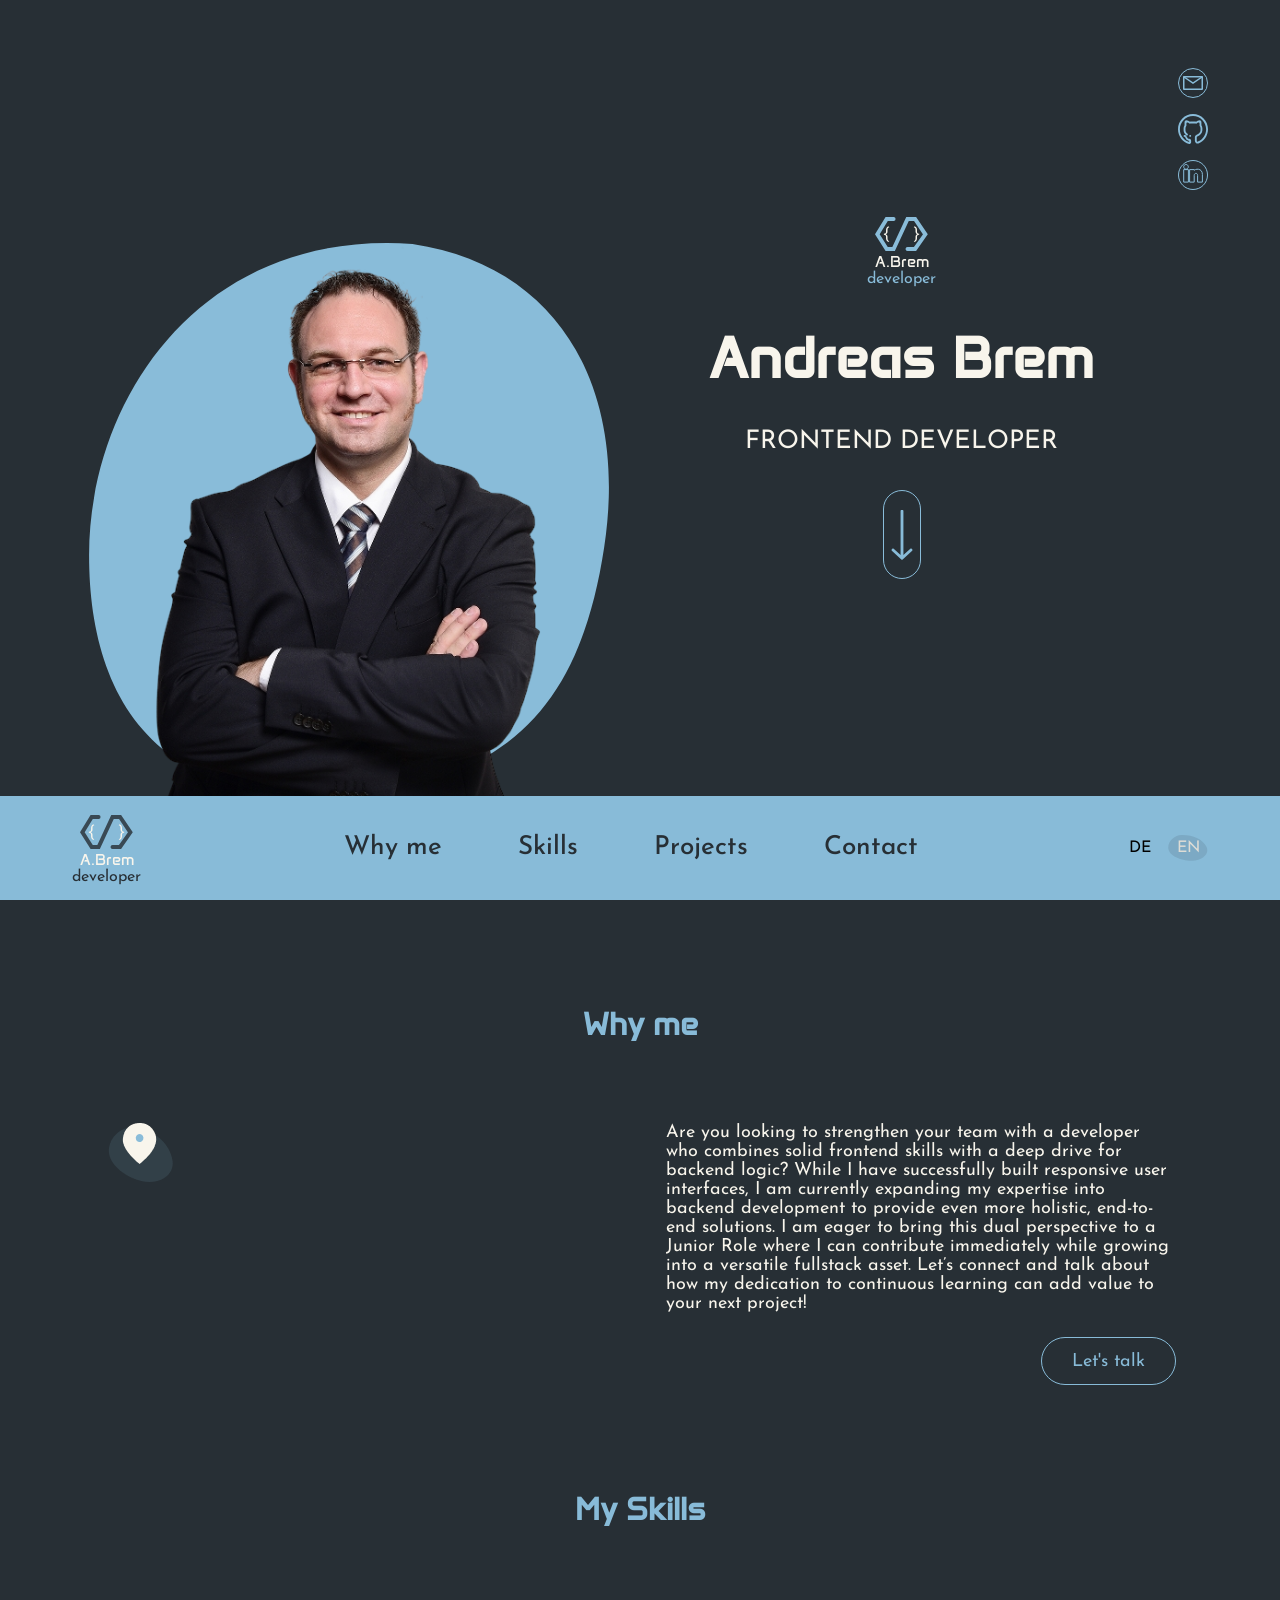
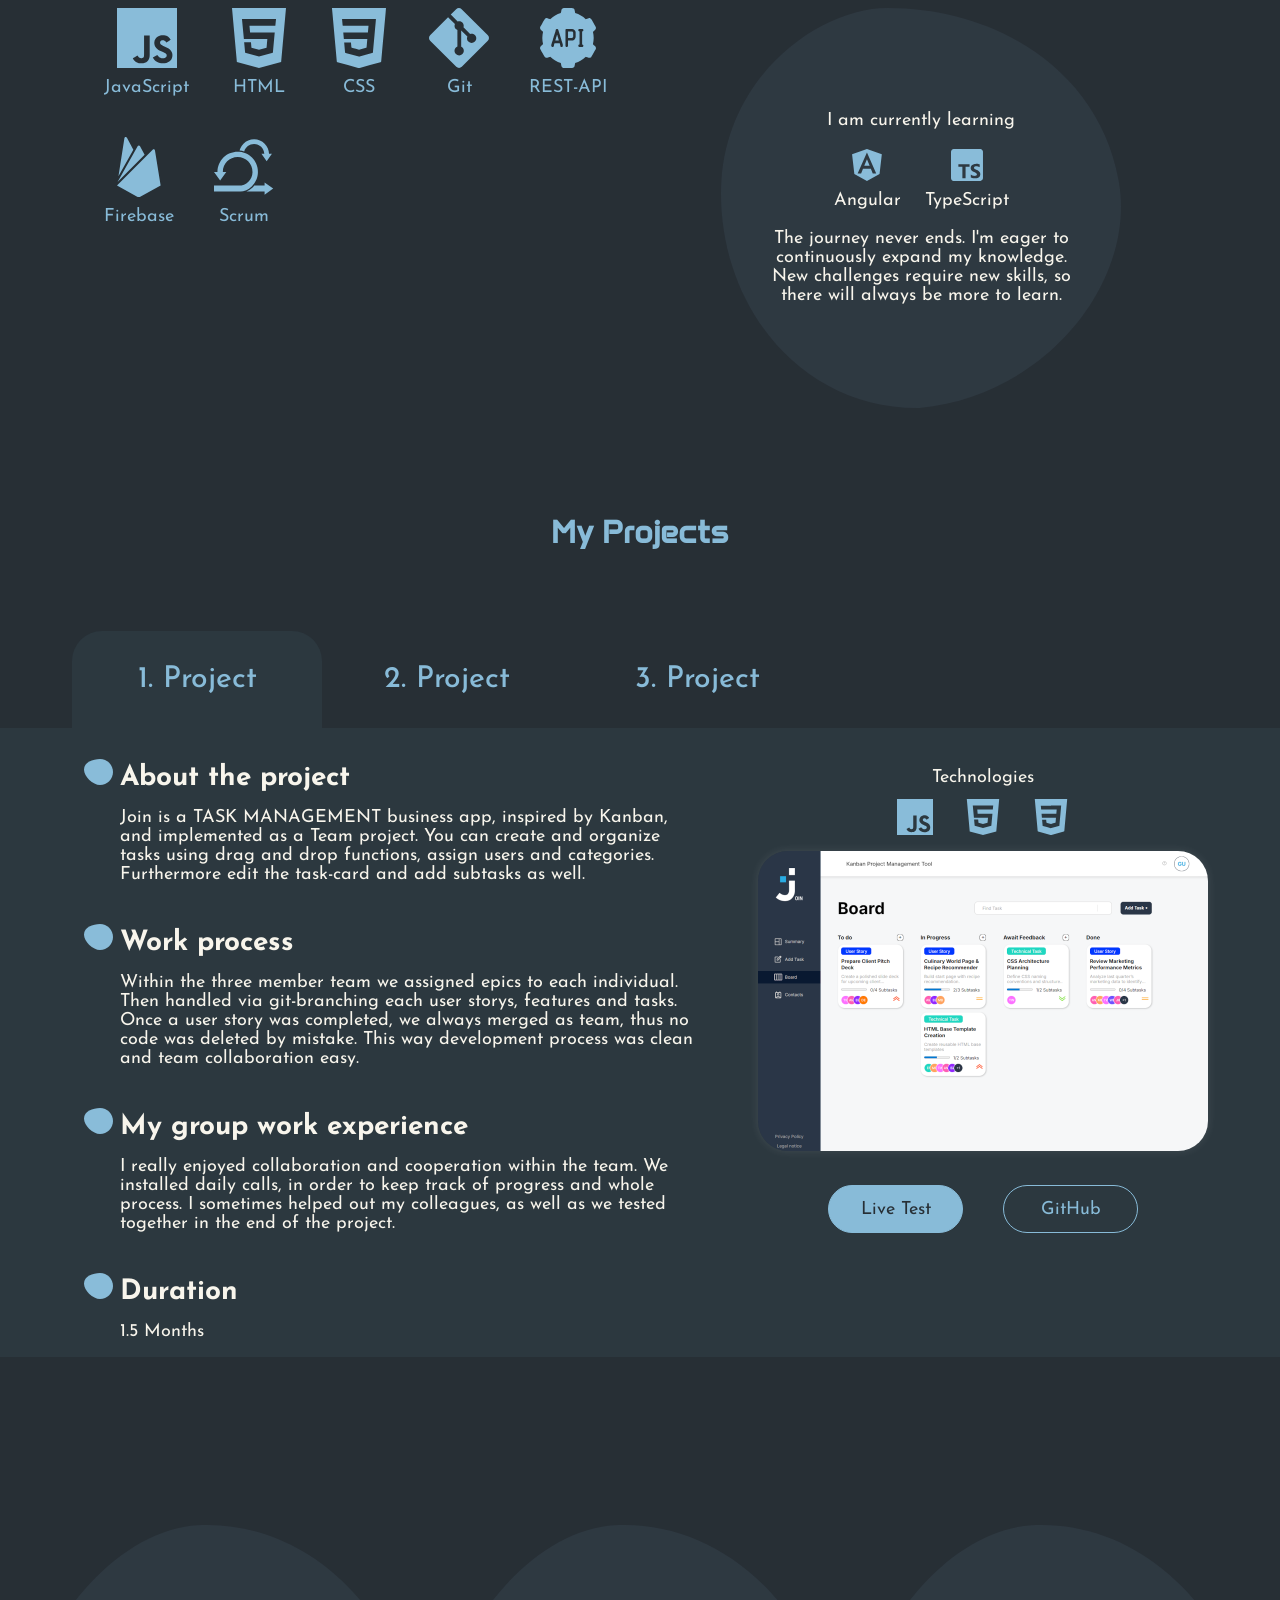
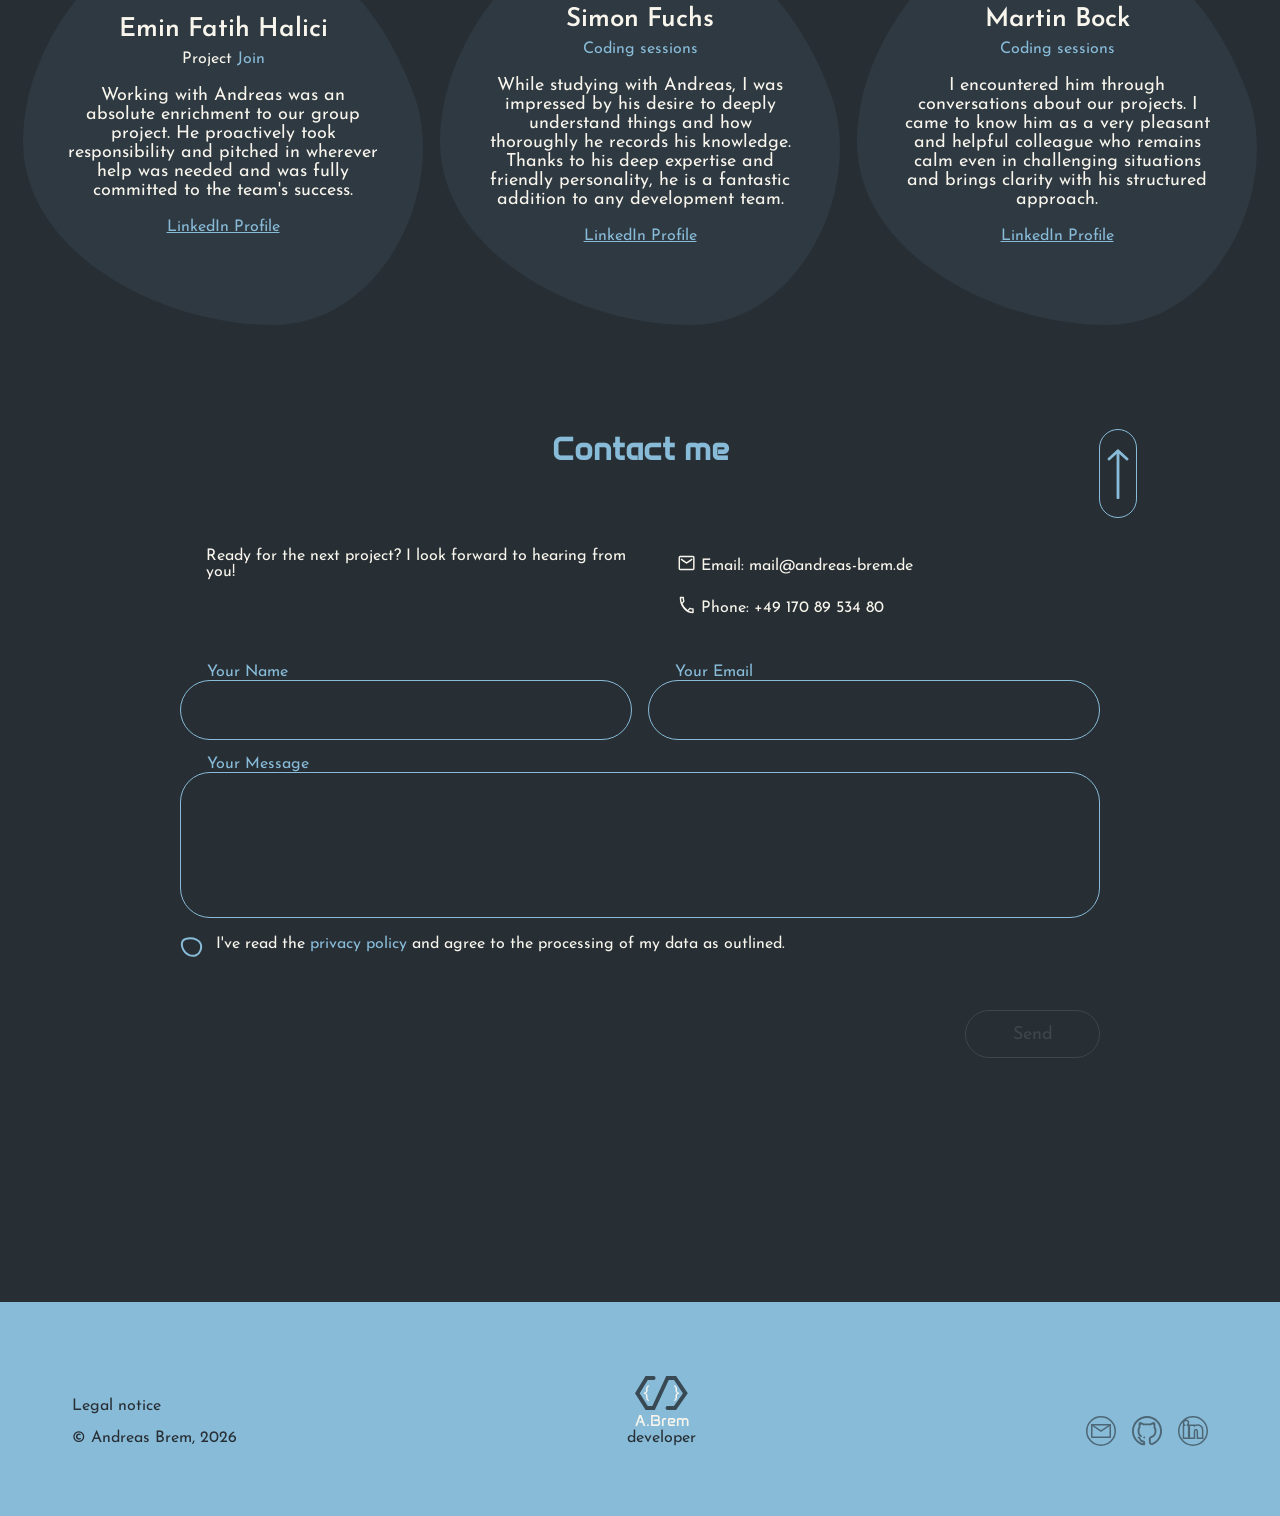
<file: index.html>
<!DOCTYPE html>
<html lang="en">

<head>
    <meta charset="UTF-8">
    <meta name="viewport" content="width=device-width, initial-scale=1.0">

    <link rel="icon" href="./assets/logo/logo_hero.svg" type="image/svg">
    <title>Andreas Brem</title>

    <link rel="stylesheet" href="./style.css">
    <link rel="stylesheet" href="./styles/fonts.css">
    <link rel="stylesheet" href="./styles/media.css">

    <script src="./scripts/templates.js"></script>
    <script src="./scripts/translation.js" defer></script>
    <script src="./scripts/meAnimation.js" defer></script>
    <script src="./script.js" defer></script>
    <script src="https://flackr.github.io/scroll-timeline/dist/scroll-timeline.js"></script>

</head>

<body onload="init()">
    <div class="content-wrapper">
        <header class="hero-height" id="header">
            <section id="mobileHeroTopSection" class="hero-mobile-top" aria-label="Mobile Header">
                <a id="mobileHeroTopLink" href="#header" aria-label="Go to top of the page" aria-labelledby="header">
                    <div class="hero-logo-mobile">
                        <svg aria-label="Andreas Brem Logo" width="53" height="38" viewBox="0 0 53 38" fill="none"
                            xmlns="http://www.w3.org/2000/svg" aria-hidden="true">
                            <path
                                d="M14 27.8594C13.4948 27.8438 13.0573 27.7266 12.6875 27.5078C12.3177 27.2891 12.0104 27 11.7656 26.6406C11.5312 26.2969 11.3542 25.9115 11.2344 25.4844C11.1146 25.0625 11.0547 24.6432 11.0547 24.2266V22.9062C11.0547 22.1562 10.875 21.612 10.5156 21.2734C10.1615 20.9349 9.61719 20.763 8.88281 20.7578V19.625C9.61719 19.625 10.1615 19.4583 10.5156 19.125C10.875 18.7865 11.0547 18.2396 11.0547 17.4844V16.1562C11.0547 15.7344 11.1094 15.3047 11.2188 14.8672C11.3333 14.4245 11.513 14.0286 11.7578 13.6797C11.987 13.3464 12.2865 13.0755 12.6562 12.8672C13.026 12.6536 13.474 12.5391 14 12.5234L14.1641 13.4219C13.7891 13.4323 13.4896 13.5208 13.2656 13.6875C13.0469 13.8542 12.8828 14.0651 12.7734 14.3203C12.6589 14.5807 12.5859 14.8724 12.5547 15.1953C12.5234 15.5182 12.5078 15.8385 12.5078 16.1562V17.4844C12.5078 18.1094 12.362 18.6589 12.0703 19.1328C11.7839 19.6016 11.3385 19.9583 10.7344 20.2031C11.3385 20.4427 11.7839 20.7995 12.0703 21.2734C12.3568 21.7422 12.5026 22.2865 12.5078 22.9062V24.2266C12.5078 24.5495 12.5339 24.8698 12.5859 25.1875C12.638 25.5104 12.7292 25.7995 12.8594 26.0547C12.9844 26.3151 13.151 26.5286 13.3594 26.6953C13.5729 26.862 13.8411 26.9505 14.1641 26.9609L14 27.8594Z"
                                fill="#F8F5EC" />
                            <path
                                d="M38.8828 26.9609C39.2005 26.9505 39.4661 26.862 39.6797 26.6953C39.8932 26.5286 40.0651 26.3151 40.1953 26.0547C40.3203 25.7995 40.4089 25.5104 40.4609 25.1875C40.5182 24.8698 40.5469 24.5495 40.5469 24.2266V22.9062C40.5469 22.4948 40.6068 22.1146 40.7266 21.7656C40.8516 21.4167 41.0417 21.1146 41.2969 20.8594C41.4323 20.724 41.5833 20.6016 41.75 20.4922C41.9219 20.3828 42.1094 20.2865 42.3125 20.2031C42.1042 20.1198 41.9115 20.0208 41.7344 19.9062C41.5625 19.7917 41.4115 19.6641 41.2812 19.5234C41.0312 19.263 40.8464 18.9609 40.7266 18.6172C40.6068 18.2682 40.5469 17.8906 40.5469 17.4844V16.1562C40.5469 15.8385 40.5286 15.5182 40.4922 15.1953C40.4609 14.8724 40.3906 14.5807 40.2812 14.3203C40.1667 14.0651 40 13.8542 39.7812 13.6875C39.5625 13.5208 39.2656 13.4323 38.8906 13.4219L39.0469 12.5234C39.5521 12.5391 39.9844 12.6458 40.3438 12.8438C40.7083 13.0417 41.0078 13.2995 41.2422 13.6172C41.5078 13.9766 41.6979 14.3802 41.8125 14.8281C41.9323 15.276 41.9922 15.7188 41.9922 16.1562V17.4844C41.9922 17.7969 42.0208 18.0729 42.0781 18.3125C42.1406 18.5469 42.2318 18.75 42.3516 18.9219C42.5234 19.1667 42.7604 19.3464 43.0625 19.4609C43.3698 19.5703 43.737 19.625 44.1641 19.625V20.7578C43.7891 20.763 43.4609 20.8099 43.1797 20.8984C42.9036 20.9818 42.6771 21.1146 42.5 21.2969C42.3281 21.474 42.2005 21.6953 42.1172 21.9609C42.0339 22.2266 41.9922 22.5417 41.9922 22.9062V24.2266C41.9922 24.6432 41.9349 25.0625 41.8203 25.4844C41.7057 25.9115 41.5286 26.2995 41.2891 26.6484C41.0443 26.9974 40.737 27.2839 40.3672 27.5078C39.9974 27.7318 39.5573 27.849 39.0469 27.8594L38.8828 26.9609Z"
                                fill="#F8F5EC" />
                            <path transform
                                d="M32.5339 35H40.0507L50.3594 20.3285L40.0507 5H32.5339L18.5741 35H11.7017L2.35938 20.3285L11.7017 5H18.5741"
                                stroke="#89BCD9" stroke-width="4" stroke-linecap="round" />
                        </svg>
                        <p class="logo-anta">A.Brem</p>
                        <p class="logo-josefin color-lightblue">developer</p>
                    </div>
                </a>
                <div id="burgerMenu" class="burger-menu" onclick="toggleMobileMenu('burgerMenu')" tabindex="0"
                    onkeydown="handleKeydownEnterSpace(event, this)" data-action="toggleMobileMenu('burgerMenu')"
                    role="button" aria-label="toggle mobile menu" aria-controls="mobileNavMenu" aria-expanded="false">
                    <div class="burger-stripe burger-top"></div>
                    <div class="burger-stripe burger-middle"></div>
                    <div class="burger-stripe burger-bottom"></div>
                </div>
            </section>
            <section class="hero-layout">
                <article class="hero-layout-left">
                    <div id="flipCard" class="flip-card">
                        <div class="flip-card-inner">
                            <div class="hero-image-shape-container-front">
                                <img class="hero-image" src="./assets/img/andreas_brem_without_bg.png"
                                    alt="Developer Andreas Brem">
                            </div>
                            <div class="hero-image-shape-container-back">
                                <nav id="mobileNavMenu" class="mobile-link-section" aria-label="Mobile Navigation">
                                    <a id="mobileNavLinkMe" href="#me" tabindex="-1" class="mobile-nav-links"
                                        aria-label="Go to me section" aria-labelledby="me"
                                        onclick="toggleClassActive(event, 'mobile-nav-links')">
                                        Why me
                                    </a>
                                    <a id="mobileNavLinkSkills" href="#skills" tabindex="-1"
                                        class="mobile-nav-links" role="button" aria-label="Go to skills section"
                                        aria-labelledby="skills"
                                        onclick="toggleClassActive(event, 'mobile-nav-links')">
                                        Skills
                                    </a>
                                    <a id="mobileNavLinkProjects" href="#projects" tabindex="-1"
                                        class="mobile-nav-links" role="button" aria-label="Go to projects section"
                                        aria-labelledby="projects"
                                        onclick="toggleClassActive(event, 'mobile-nav-links')">
                                        Projects
                                    </a>
                                    <a id="mobileNavLinkContact" href="#contact" tabindex="-1"
                                        class="mobile-nav-links" role="button" aria-label="Send me a message"
                                        aria-labelledby="contact"
                                        onclick="toggleClassActive(event, 'mobile-nav-links')">
                                        Contact
                                    </a>
                                    <article id="mobileLanguage" class="mobile-language"
                                        aria-label="Mobile menu for language selection">
                                        <button id="selectMobileDE" onclick="setLanguage(false)" tabindex="-1"
                                            class="language-mobile-tab"
                                            aria-label="DE switches page to German language">DE</button>
                                        <button id="selectMobileEN" onclick="setLanguage(true)" tabindex="-1"
                                            class="language-mobile-tab"
                                            aria-label="EN switches page to English language">EN</button>
                                    </article>
                                </nav>
                            </div>
                        </div>
                    </div>
                </article>
                <article class="hero-layout-right">
                    <div class="hero-logo">
                        <svg aria-label="Andreas Brem Logo" width="53" height="38" viewBox="0 0 53 38" fill="none"
                            xmlns="http://www.w3.org/2000/svg">
                            <path
                                d="M14 27.8594C13.4948 27.8438 13.0573 27.7266 12.6875 27.5078C12.3177 27.2891 12.0104 27 11.7656 26.6406C11.5312 26.2969 11.3542 25.9115 11.2344 25.4844C11.1146 25.0625 11.0547 24.6432 11.0547 24.2266V22.9062C11.0547 22.1562 10.875 21.612 10.5156 21.2734C10.1615 20.9349 9.61719 20.763 8.88281 20.7578V19.625C9.61719 19.625 10.1615 19.4583 10.5156 19.125C10.875 18.7865 11.0547 18.2396 11.0547 17.4844V16.1562C11.0547 15.7344 11.1094 15.3047 11.2188 14.8672C11.3333 14.4245 11.513 14.0286 11.7578 13.6797C11.987 13.3464 12.2865 13.0755 12.6562 12.8672C13.026 12.6536 13.474 12.5391 14 12.5234L14.1641 13.4219C13.7891 13.4323 13.4896 13.5208 13.2656 13.6875C13.0469 13.8542 12.8828 14.0651 12.7734 14.3203C12.6589 14.5807 12.5859 14.8724 12.5547 15.1953C12.5234 15.5182 12.5078 15.8385 12.5078 16.1562V17.4844C12.5078 18.1094 12.362 18.6589 12.0703 19.1328C11.7839 19.6016 11.3385 19.9583 10.7344 20.2031C11.3385 20.4427 11.7839 20.7995 12.0703 21.2734C12.3568 21.7422 12.5026 22.2865 12.5078 22.9062V24.2266C12.5078 24.5495 12.5339 24.8698 12.5859 25.1875C12.638 25.5104 12.7292 25.7995 12.8594 26.0547C12.9844 26.3151 13.151 26.5286 13.3594 26.6953C13.5729 26.862 13.8411 26.9505 14.1641 26.9609L14 27.8594Z"
                                fill="#F8F5EC" />
                            <path
                                d="M38.8828 26.9609C39.2005 26.9505 39.4661 26.862 39.6797 26.6953C39.8932 26.5286 40.0651 26.3151 40.1953 26.0547C40.3203 25.7995 40.4089 25.5104 40.4609 25.1875C40.5182 24.8698 40.5469 24.5495 40.5469 24.2266V22.9062C40.5469 22.4948 40.6068 22.1146 40.7266 21.7656C40.8516 21.4167 41.0417 21.1146 41.2969 20.8594C41.4323 20.724 41.5833 20.6016 41.75 20.4922C41.9219 20.3828 42.1094 20.2865 42.3125 20.2031C42.1042 20.1198 41.9115 20.0208 41.7344 19.9062C41.5625 19.7917 41.4115 19.6641 41.2812 19.5234C41.0312 19.263 40.8464 18.9609 40.7266 18.6172C40.6068 18.2682 40.5469 17.8906 40.5469 17.4844V16.1562C40.5469 15.8385 40.5286 15.5182 40.4922 15.1953C40.4609 14.8724 40.3906 14.5807 40.2812 14.3203C40.1667 14.0651 40 13.8542 39.7812 13.6875C39.5625 13.5208 39.2656 13.4323 38.8906 13.4219L39.0469 12.5234C39.5521 12.5391 39.9844 12.6458 40.3438 12.8438C40.7083 13.0417 41.0078 13.2995 41.2422 13.6172C41.5078 13.9766 41.6979 14.3802 41.8125 14.8281C41.9323 15.276 41.9922 15.7188 41.9922 16.1562V17.4844C41.9922 17.7969 42.0208 18.0729 42.0781 18.3125C42.1406 18.5469 42.2318 18.75 42.3516 18.9219C42.5234 19.1667 42.7604 19.3464 43.0625 19.4609C43.3698 19.5703 43.737 19.625 44.1641 19.625V20.7578C43.7891 20.763 43.4609 20.8099 43.1797 20.8984C42.9036 20.9818 42.6771 21.1146 42.5 21.2969C42.3281 21.474 42.2005 21.6953 42.1172 21.9609C42.0339 22.2266 41.9922 22.5417 41.9922 22.9062V24.2266C41.9922 24.6432 41.9349 25.0625 41.8203 25.4844C41.7057 25.9115 41.5286 26.2995 41.2891 26.6484C41.0443 26.9974 40.737 27.2839 40.3672 27.5078C39.9974 27.7318 39.5573 27.849 39.0469 27.8594L38.8828 26.9609Z"
                                fill="#F8F5EC" />
                            <path transform
                                d="M32.5339 35H40.0507L50.3594 20.3285L40.0507 5H32.5339L18.5741 35H11.7017L2.35938 20.3285L11.7017 5H18.5741"
                                stroke="#89BCD9" stroke-width="4" stroke-linecap="round" />
                        </svg>
                        <p class="logo-anta">A.Brem</p>
                        <p class="logo-josefin color-lightblue">developer</p>
                    </div>
                    <h1 class="hero-h1">Andreas Brem</h1>
                    <h2 id="heroH2" class="hero-h2">FRONTEND DEVELOPER</h2>
                    <a id="heroBtn" class="hero-btn-down" href="#me" tabindex="0"
                        class="nav-links" role="button" aria-label="Learn more about me" aria-labelledby="me">
                        <svg aria-hidden="true" width="38" height="89" viewBox="0 0 38 89" fill="none"
                            xmlns="http://www.w3.org/2000/svg">
                            <rect x="0.5" y="0.5" width="37" height="88" rx="18.5" stroke="#89BCD9" />
                            <path class="ignore-fill"
                                d="M20.4142 65.0634L27.3265 58.7604C27.7082 58.4123 28.2923 58.4123 28.6741 58.7604L29.1897 59.2306C29.6246 59.6272 29.6246 60.3118 29.1897 60.7084L19.6738 69.3856C19.292 69.7337 18.708 69.7337 18.3262 69.3856L8.81034 60.7084C8.3754 60.3118 8.3754 59.6272 8.81034 59.2306L9.32595 58.7604C9.7077 58.4123 10.2918 58.4123 10.6735 58.7604L17.5858 65.0634L17.5858 21C17.5858 20.4477 18.0335 20 18.5858 20H19.4142C19.9665 20 20.4142 20.4477 20.4142 21L20.4142 65.0634Z" />
                        </svg>
                    </a>
                </article>
                <article class="hero-social-group" aria-label="Social media buttons">
                    <a id="heroSocialEmail" href="#contact"
                        class="btn-social-hero" data-icon="email" role="button" aria-label="Send me a message"
                        aria-labelledby="contact"></a>
                    <a id="heroSocialGit" href="https://github.com/AndreasBremDev" target="_blank"
                        rel="noopener noreferrer" class="btn-social-hero" data-icon="git"
                        aria-label="Visit my GitHub profile"></a>
                    <a id="heroSocialLinkedIn" href="https://www.linkedin.com/in/andreas-brem-473853b4/" target="_blank"
                        rel="noopener noreferrer" class="btn-social-hero" data-icon="linkedin"
                        aria-label="Visit my LinkedIn profile"></a>
                </article>
            </section>
        </header>
    </div>
    <nav class="nav-section">
        <div class="content-wrapper">
            <section class="nav-positioning">
                <article>
                    <a id="heroTopLink" href="#header" aria-label="Go to top of the page" aria-labelledby="header">
                        <div class="logo-main">
                            <svg aria-label="Andreas Brem Logo" width="53" height="38" viewBox="0 0 53 38" fill="none"
                                xmlns="http://www.w3.org/2000/svg">
                                <path
                                    d="M14 27.8594C13.4948 27.8438 13.0573 27.7266 12.6875 27.5078C12.3177 27.2891 12.0104 27 11.7656 26.6406C11.5312 26.2969 11.3542 25.9115 11.2344 25.4844C11.1146 25.0625 11.0547 24.6432 11.0547 24.2266V22.9062C11.0547 22.1562 10.875 21.612 10.5156 21.2734C10.1615 20.9349 9.61719 20.763 8.88281 20.7578V19.625C9.61719 19.625 10.1615 19.4583 10.5156 19.125C10.875 18.7865 11.0547 18.2396 11.0547 17.4844V16.1562C11.0547 15.7344 11.1094 15.3047 11.2188 14.8672C11.3333 14.4245 11.513 14.0286 11.7578 13.6797C11.987 13.3464 12.2865 13.0755 12.6562 12.8672C13.026 12.6536 13.474 12.5391 14 12.5234L14.1641 13.4219C13.7891 13.4323 13.4896 13.5208 13.2656 13.6875C13.0469 13.8542 12.8828 14.0651 12.7734 14.3203C12.6589 14.5807 12.5859 14.8724 12.5547 15.1953C12.5234 15.5182 12.5078 15.8385 12.5078 16.1562V17.4844C12.5078 18.1094 12.362 18.6589 12.0703 19.1328C11.7839 19.6016 11.3385 19.9583 10.7344 20.2031C11.3385 20.4427 11.7839 20.7995 12.0703 21.2734C12.3568 21.7422 12.5026 22.2865 12.5078 22.9062V24.2266C12.5078 24.5495 12.5339 24.8698 12.5859 25.1875C12.638 25.5104 12.7292 25.7995 12.8594 26.0547C12.9844 26.3151 13.151 26.5286 13.3594 26.6953C13.5729 26.862 13.8411 26.9505 14.1641 26.9609L14 27.8594Z"
                                    fill="#F8F5EC" />
                                <path
                                    d="M38.8828 26.9609C39.2005 26.9505 39.4661 26.862 39.6797 26.6953C39.8932 26.5286 40.0651 26.3151 40.1953 26.0547C40.3203 25.7995 40.4089 25.5104 40.4609 25.1875C40.5182 24.8698 40.5469 24.5495 40.5469 24.2266V22.9062C40.5469 22.4948 40.6068 22.1146 40.7266 21.7656C40.8516 21.4167 41.0417 21.1146 41.2969 20.8594C41.4323 20.724 41.5833 20.6016 41.75 20.4922C41.9219 20.3828 42.1094 20.2865 42.3125 20.2031C42.1042 20.1198 41.9115 20.0208 41.7344 19.9062C41.5625 19.7917 41.4115 19.6641 41.2812 19.5234C41.0312 19.263 40.8464 18.9609 40.7266 18.6172C40.6068 18.2682 40.5469 17.8906 40.5469 17.4844V16.1562C40.5469 15.8385 40.5286 15.5182 40.4922 15.1953C40.4609 14.8724 40.3906 14.5807 40.2812 14.3203C40.1667 14.0651 40 13.8542 39.7812 13.6875C39.5625 13.5208 39.2656 13.4323 38.8906 13.4219L39.0469 12.5234C39.5521 12.5391 39.9844 12.6458 40.3438 12.8438C40.7083 13.0417 41.0078 13.2995 41.2422 13.6172C41.5078 13.9766 41.6979 14.3802 41.8125 14.8281C41.9323 15.276 41.9922 15.7188 41.9922 16.1562V17.4844C41.9922 17.7969 42.0208 18.0729 42.0781 18.3125C42.1406 18.5469 42.2318 18.75 42.3516 18.9219C42.5234 19.1667 42.7604 19.3464 43.0625 19.4609C43.3698 19.5703 43.737 19.625 44.1641 19.625V20.7578C43.7891 20.763 43.4609 20.8099 43.1797 20.8984C42.9036 20.9818 42.6771 21.1146 42.5 21.2969C42.3281 21.474 42.2005 21.6953 42.1172 21.9609C42.0339 22.2266 41.9922 22.5417 41.9922 22.9062V24.2266C41.9922 24.6432 41.9349 25.0625 41.8203 25.4844C41.7057 25.9115 41.5286 26.2995 41.2891 26.6484C41.0443 26.9974 40.737 27.2839 40.3672 27.5078C39.9974 27.7318 39.5573 27.849 39.0469 27.8594L38.8828 26.9609Z"
                                    fill="#F8F5EC" />
                                <path
                                    d="M32.5339 35H40.0507L50.3594 20.3285L40.0507 5H32.5339L18.5741 35H11.7017L2.35938 20.3285L11.7017 5H18.5741"
                                    stroke="#262E34" stroke-opacity="0.8" stroke-width="4" stroke-linecap="round" />
                            </svg>
                            <p class="logo-anta">A.Brem</p>
                            <p class="logo-josefin color-dark">developer</p>
                        </div>
                    </a>
                </article>
                <article class="nav-link-section">
                    <a id="navLinkMe" href="#me" class="nav-links" 
                        role="button" aria-label="Learn more about me" aria-labelledby="me"
                        onclick="toggleClassActive(event, 'nav-links')">
                        Why me
                    </a>
                    <a id="navLinkSkills" href="#skills" class="nav-links"
                        role="button" aria-label="Go to skills section" aria-labelledby="skills"
                        onclick="toggleClassActive(event, 'nav-links')">
                        Skills
                    </a>
                    <a id="navLinkProjects" href="#projects" class="nav-links"
                        role="button" aria-label="Go to projects section" aria-labelledby="projects"
                        onclick="toggleClassActive(event, 'nav-links')">
                        Projects
                    </a>
                    <a id="navLinkContact" href="#contact" class="nav-links"
                        role="button" aria-label="Send me a message" aria-labelledby="contact"
                        onclick="toggleClassActive(event, 'nav-links')">
                        Contact
                    </a>
                </article>
                <article class="mobile-language">
                    <button id="selectDE" onclick="setLanguage(false)" class="language-tab"
                        aria-label="DE switches page to German language">DE</button>
                    <button id="selectEN" onclick="setLanguage(true)" class="language-tab"
                        aria-label="EN switches page to English language">EN</button>
                </article>
            </section>
        </div>
    </nav>
    <main>
        <div class="content-wrapper">

            <section id="me" class="me-section">
                <h2 id="sectionMeH2" class="me-h2 scroll-animation-up">Why me</h2>
                <div class="me-boxes">
                    <div id="meInteractive" class="me-interactive" role="region"
                        aria-label="I am located in Munich... and I am open to work hybrid...">
                    </div>

                    <div class="me-text">
                        <p id="sectionMeText">Are you looking to strengthen your team with a developer who combines
                            solid frontend skills with a deep drive for backend logic? While I have successfully built
                            responsive user interfaces, I am currently expanding my expertise into backend development
                            to provide even more holistic, end-to-end solutions. I am eager to bring this dual
                            perspective to a Junior Role where I can contribute immediately while growing into a
                            versatile fullstack asset. Let’s connect and talk about how my dedication to continuous
                            learning can add value to your next project!</p>
                    </div>
                </div>
                <div class="btn-me-contact">
                    <a id="sectionMeBtn" href="#contact" class="btn-standard"
                        role="button" aria-label="Send me a message"
                        aria-labelledby="contact">
                        Let's talk
                    </a>
                </div>
            </section>

            <section id="skills" class="skill-section">
                <h2 id="sectionSkillsH2" class="skill-h2 scroll-animation-up">My Skills</h2>
                <div class="skill-boxes">
                    <div class="skill-icons-section color-lightblue">
                        <div class="skill-icons scroll-animation-reveal" title="JavaScript">
                            <svg class="skill-icons-60" name="javascript" viewBox="0 0 60 60" fill="none"
                                xmlns="http://www.w3.org/2000/svg" aria-label="javascript icon">
                                <path
                                    d="M0 0C20.0135 0 39.9865 0 60 0C60 20.0135 60 40.027 60 60C40.027 60 20.0135 60 0 60C0 39.946 0 19.973 0 0ZM53.6799 31.7623C52.4645 29.5746 50.8035 28.0756 48.4132 27.549C46.7117 27.1438 45.0101 27.1438 43.3086 27.5084C37.7988 28.6428 35.449 35.287 39.0142 39.7029C40.2701 41.2424 41.9311 42.1742 43.6732 42.9845C45.2127 43.7137 46.7927 44.4024 48.3322 45.1722C49.3855 45.6989 49.8312 46.6712 49.7097 47.8461C49.5881 49.0209 48.7778 49.6691 47.765 50.0338C45.4963 50.844 42.8629 50.1148 41.3234 48.2107C40.9993 47.8055 40.6752 47.3599 40.3511 46.9142C38.8116 47.8055 37.3126 48.6563 35.8136 49.5476C36.7454 51.3707 38.0419 52.8292 39.8244 53.8015C42.8629 55.4625 46.0635 55.7056 49.345 54.8953C51.4922 54.3687 53.3153 53.2748 54.4497 51.2897C56.5564 47.5219 55.341 42.8224 51.6138 40.5132C49.9527 39.5003 48.0891 38.8116 46.3471 37.9203C45.4963 37.4747 44.605 37.0695 43.8758 36.5024C42.5793 35.449 42.8224 33.3423 44.2809 32.5321C45.6988 31.7218 47.684 32.208 48.7778 33.6259C49.0209 33.9095 49.183 34.2336 49.4261 34.5577C50.8035 33.6259 52.2215 32.6941 53.6799 31.7623ZM15.8001 50.1553C16.6104 51.8974 17.7853 53.2748 19.4463 54.1661C21.5935 55.341 23.9433 55.5436 26.3336 55.1789C28.4808 54.8548 30.2633 53.8825 31.4382 51.9379C32.4105 50.3174 32.6941 48.5348 32.6941 46.6307C32.6941 40.4727 32.6941 34.3147 32.6941 28.1567C32.6941 27.9946 32.6941 27.792 32.6941 27.5895C30.79 27.5895 28.9669 27.5895 27.0628 27.5895C27.0628 27.8325 27.0628 28.0351 27.0628 28.2782C27.0628 34.3552 27.0628 40.3916 27.0628 46.4686C27.0628 47.0358 27.0223 47.6435 26.9413 48.2107C26.7792 49.1425 26.293 49.8312 25.3612 50.1148C23.6192 50.6415 22.2012 50.1148 21.1884 48.6158C20.9453 48.2107 20.7022 47.8055 20.4186 47.4004C18.8386 48.3322 17.3396 49.2235 15.8001 50.1553Z"
                                    fill="#89BCD9" />
                            </svg>
                            <p class="skill-icons-text">JavaScript</p>
                        </div>
                        <div class="skill-icons scroll-animation-reveal" title="HTML">
                            <svg class="skill-icons-60" name="html5" viewBox="0 0 54 60" fill="none"
                                xmlns="http://www.w3.org/2000/svg" aria-label="html5 icon">
                                <path
                                    d="M27 48.534L40.86 44.766L42.729 24.432H18.078L17.466 17.67H43.344L44.025 11.037H9.975L11.883 31.071H35.343L34.56 39.669L27 41.67L19.44 39.669L18.966 34.137H12.156L13.143 44.769L27 48.534ZM0 0H54L49.131 54L27 60L4.869 54L0 0Z"
                                    fill="#89BCD9" />
                            </svg>
                            <p class="skill-icons-text">HTML</p>
                        </div>
                        <div class="skill-icons scroll-animation-reveal" title="CSS">
                            <svg class="skill-icons-60" name="css3" viewBox="0 0 54 60" fill="none"
                                xmlns="http://www.w3.org/2000/svg" aria-label="css3 icon">
                                <path
                                    d="M0.00479286 0.0105726C0.00479286 0.243169 -0.00599108 0.401758 0.00479286 0.560346C0.414583 4.95854 0.824373 9.35673 1.22338 13.7655C1.78414 20.0033 2.33412 26.2411 2.89489 32.4684C3.53114 39.4674 4.17818 46.4559 4.79286 53.4549C4.836 53.9624 5.01933 54.1844 5.5046 54.3113C12.4063 56.1721 19.2865 58.0434 26.1882 59.8936C26.6519 60.0205 27.2127 60.0416 27.6764 59.9148C34.5997 58.054 41.5122 56.1615 48.4355 54.2902C48.9639 54.1421 49.1472 53.9095 49.1904 53.3809C49.406 50.7378 49.6649 48.0841 49.9021 45.4409C50.3011 41.0639 50.6893 36.6868 51.0883 32.3098C51.552 27.1715 52.0265 22.0438 52.4902 16.9055C52.8353 13.0783 53.202 9.26157 53.5471 5.4343C53.7088 3.63696 53.849 1.83963 54 0H0.00479286V0.0105726ZM43.5827 15.2774C43.2268 19.1469 42.871 23.0271 42.5151 26.8966C42.1053 31.3477 41.6955 35.7987 41.2857 40.2392C41.1671 41.5185 40.9946 42.7978 40.9622 44.0876C40.9406 44.7748 40.6387 44.9546 40.0564 45.1132C35.8938 46.2127 31.7419 47.344 27.5901 48.4647C27.4068 48.5175 27.2343 48.581 27.0509 48.6338C26.9862 48.6021 26.9215 48.581 26.846 48.5492C22.403 47.3651 17.9601 46.1704 13.5171 44.9651C13.3337 44.9123 13.0965 44.6268 13.0749 44.4259C12.7622 41.1273 12.4818 37.8287 12.1799 34.4666H18.963C19.0816 35.7882 19.211 37.1309 19.3188 38.4842C19.4159 39.7317 19.4051 39.7317 20.6021 40.0489C22.7481 40.6092 24.9049 41.159 27.0509 41.7088L27.0294 41.6559C29.3803 41.0427 31.7312 40.4401 34.0821 39.7846C34.2977 39.7212 34.5458 39.3828 34.5781 39.1502C34.7183 38.1353 34.7938 37.1097 34.8801 36.0948C35.0203 34.456 35.1604 32.8173 35.3114 31.1045H27.0294L27.0509 31.0622C26.997 31.0622 26.9323 31.0622 26.8784 31.0622H11.8671C11.6622 28.8737 11.4681 26.7063 11.2632 24.4755H26.8892C26.9431 24.4755 27.0078 24.4755 27.0617 24.4755L27.0401 24.4332H35.9153C36.1202 22.1601 36.3251 19.9399 36.53 17.6773H27.0294L27.0509 17.635C26.997 17.635 26.9323 17.635 26.8784 17.635C21.5619 17.6456 16.2454 17.6456 10.9289 17.6562C10.8534 17.6562 10.778 17.6245 10.6378 17.5822C10.4436 15.4254 10.2388 13.2686 10.0446 11.0483H26.8784C26.9323 11.0483 26.997 11.0483 27.0509 11.0483L27.0294 11.006H43.9386C43.82 12.4862 43.7013 13.8818 43.5827 15.2774Z"
                                    fill="#89BCD9" />
                            </svg>
                            <p class="skill-icons-text">CSS</p>
                        </div>
                        <div class="skill-icons scroll-animation-reveal" title="Git">
                            <svg class="skill-icons-60" name="git" viewBox="0 0 60 60" fill="none"
                                xmlns="http://www.w3.org/2000/svg" aria-label="git icon">
                                <path
                                    d="M58.8744 27.3573L32.6427 1.12561C31.1419 -0.375204 28.6623 -0.375204 27.1615 1.12561L21.7455 6.5416L28.6623 13.4584C30.2936 12.9364 32.1207 13.2626 33.3605 14.5677C34.6656 15.8728 34.9918 17.6998 34.4698 19.3312L41.1256 25.9869C42.7569 25.4649 44.584 25.7912 45.8891 27.0962C47.7162 28.8581 47.7162 31.7945 45.8891 33.6215C44.062 35.4486 41.1909 35.4486 39.3638 33.6215C37.9935 32.2512 37.6672 30.2936 38.385 28.5971L32.186 22.398V38.7113C32.6427 38.907 33.0343 39.2333 33.4258 39.5595C35.2529 41.3214 35.2529 44.2577 33.4258 46.0848C31.5987 47.8467 28.7276 47.8467 26.9005 46.0848C25.0734 44.2577 25.0734 41.3866 26.9005 39.5595C27.3573 39.1028 27.8793 38.7765 28.4013 38.5807V22.0718C27.8793 21.876 27.3573 21.4845 26.9005 21.093C25.5302 19.7227 25.2039 17.7651 25.9217 16.0685L19.0701 9.28222L1.12561 27.2268C-0.375204 28.7276 -0.375204 31.2072 1.12561 32.708L27.292 58.8744C28.7928 60.3752 31.2724 60.3752 32.7733 58.8744L58.8091 32.8385C60.3752 31.2724 60.3752 28.8581 58.8744 27.3573Z"
                                    fill="#89BCD9" />
                            </svg>
                            <p class="skill-icons-text">Git</p>
                        </div>
                        <div class="skill-icons scroll-animation-reveal" title="REST-API">
                            <svg class="skill-icons-60" name="restapi" viewBox="0 0 56 60" fill="none"
                                xmlns="http://www.w3.org/2000/svg" aria-label="rest api icon">
                                <path
                                    d="M20.8141 54.8917C16.8199 53.7545 13.3072 51.6607 10.2403 48.7365C9.27741 49.0794 8.2967 49.4224 7.29816 49.7473C6.83455 49.8917 6.37095 49.8375 5.88951 49.657C5.03362 49.3321 4.51652 48.7004 4.14207 47.9242C3.62497 46.8953 2.96522 45.9567 2.44812 44.9278C1.98451 43.9711 1.30693 43.1408 0.914649 42.148C0.718508 41.6607 0.201407 41.3357 0.201407 40.722C-0.2622 39.9639 0.183576 39.296 0.451042 38.6282C0.522366 38.4477 0.611521 38.213 0.772001 38.1408C1.41392 37.852 1.73488 37.2022 2.26981 36.8051C2.51944 36.6245 2.78691 36.426 3.0722 36.2094C2.66209 34.1336 2.30547 32.0578 2.30547 29.9278C2.30547 27.8159 2.67992 25.7762 3.0722 23.7545C2.37679 23.1047 1.73488 22.4729 1.0573 21.8773C0.361887 21.2635 -0.0482272 20.5054 0.040928 19.7112C0.0944211 19.278 0.219238 18.8087 0.433211 18.4477C1.09296 17.3827 1.69921 16.2635 2.34113 15.1805C2.85823 14.3141 3.30401 13.4116 3.8746 12.5632C4.17773 12.13 4.35604 11.6245 4.65917 11.1733C5.24759 10.3249 6.42444 9.90975 7.38732 10.1986C8.24321 10.4513 9.0456 10.8303 9.91932 10.9928C10.0085 11.0108 10.0798 11.1372 10.169 11.2274C13.2537 8.3213 16.7664 6.24549 20.7963 5.0361C20.9567 4.54874 20.9924 4.02527 21.1885 3.51986C21.3312 3.14079 21.2955 2.67148 21.3669 2.25632C21.563 1.17329 22.2227 0.541516 23.1678 0.216606C23.5066 0.108303 23.8454 0 24.2555 0C26.7518 0.0361011 29.2482 0.0361011 31.7445 0C32.4578 0 33.064 0.288809 33.6346 0.613718C34.1517 0.884477 34.437 1.46209 34.5797 2.00361C34.8293 2.99639 34.9719 4.00722 35.1681 5.05415C39.1801 6.20939 42.6928 8.2852 45.7597 11.2094C46.7226 10.8664 47.7033 10.5235 48.7018 10.1986C49.1654 10.0542 49.6291 10.1083 50.1105 10.2888C50.9664 10.6137 51.4835 11.2455 51.8579 12.0217C52.375 13.0505 53.0348 13.9892 53.5519 15.0181C54.0155 15.9747 54.6931 16.8051 55.0854 17.7978C55.2815 18.2852 55.7986 18.6101 55.7986 19.2238C56.2622 19.982 55.8164 20.6498 55.549 21.3177C55.4776 21.4982 55.3885 21.7329 55.228 21.8051C54.5861 22.0939 54.2651 22.7437 53.7302 23.1408C53.4806 23.3213 53.2131 23.5199 52.9278 23.7365C53.3379 25.8123 53.6945 27.8881 53.6945 30.018C53.6945 32.13 53.3736 34.1697 52.9278 36.1913C53.6232 36.8412 54.2651 37.4729 54.9427 38.0686C55.6381 38.6823 56.0482 39.4404 55.9591 40.2347C55.9056 40.6679 55.7986 41.1372 55.5668 41.4982C54.9249 42.5451 54.3186 43.6282 53.6945 44.6931C52.91 46.0108 52.268 47.4368 51.3587 48.6823C51.1982 49.3682 50.5563 49.4224 50.0927 49.6751C49.5934 49.9458 49.0941 49.8736 48.5414 49.7112C47.7211 49.4765 46.9366 49.0614 46.0807 48.9531C45.9915 48.935 45.9202 48.8087 45.831 48.7184C42.7463 51.6607 39.2514 53.7545 35.1681 54.9278C34.9719 55.9025 34.7936 56.9134 34.5797 57.9061C34.3657 58.8809 33.7238 59.4946 32.8144 59.7834C32.4756 59.8917 32.119 60 31.7267 60C29.2303 59.9639 26.734 59.9639 24.2377 60C23.5244 60 22.9182 59.7112 22.3476 59.3863C21.8305 59.1155 21.5273 58.5379 21.4203 57.9964C21.2242 56.9314 21.0281 55.9386 20.8141 54.8917ZM21.9731 38.9892C22.3297 38.7906 22.7398 38.6643 22.7577 38.231C22.7933 37.5812 22.8825 36.9134 22.7398 36.2996C22.4902 35.2527 22.0444 34.2419 21.777 33.1949C21.5987 32.5271 21.2064 31.8953 21.2242 31.1733C20.6536 29.7473 20.297 28.2491 19.8156 26.8051C19.4233 25.6137 19.138 24.3863 18.71 23.213C18.4782 22.5632 18.4247 21.8412 17.9968 21.2635C17.9611 21.2094 17.9433 21.1733 17.9433 21.1733C17.4619 20.8484 16.9626 20.9567 16.5346 20.9567C16.285 21.1913 16.071 21.3899 15.8749 21.5704C15.8571 22.148 15.4469 22.5993 15.5183 23.1588C14.8942 24.5668 14.6267 26.083 14.1096 27.5271C13.8422 28.2671 13.6817 29.0253 13.4677 29.7834C13.2716 30.5415 12.8436 31.2274 12.8436 32.0397C12.166 33.574 11.8272 35.2166 11.328 36.8231C11.2032 37.2202 11.1318 37.5993 11.3815 37.9783C11.4528 38.0866 11.4171 38.2491 11.4171 38.231C11.7024 38.5379 11.9164 38.7545 12.0947 38.9711C12.4335 38.9711 12.7901 38.9711 13.1646 38.9711C13.4142 38.6462 13.6638 38.3394 13.8956 38.0325C13.8422 37.0036 14.0561 36.3177 14.5197 35.2166C16.2672 35.2166 18.0146 35.2166 19.7621 35.2166C19.9047 35.7942 19.976 36.3538 20.1722 36.8773C20.2613 37.0939 20.3505 37.3105 20.3148 37.5271C20.2613 38.1949 20.4753 38.7184 21.2242 38.9711C21.4025 38.9892 21.67 38.9892 21.9731 38.9892ZM26.1456 38.9892C26.627 38.9531 27.1798 39.0975 27.5721 38.7004C27.7147 38.5199 27.8395 38.3394 28.0178 38.0866C28.0178 36.2816 28.0178 34.3863 28.0178 32.491C29.3195 32.491 30.6033 32.4368 31.8693 32.509C32.6361 32.5451 33.2602 32.3105 33.8664 31.9314C34.1517 31.7509 34.4013 31.4801 34.651 31.2274C35.3107 30.5776 35.6317 29.7834 35.6495 28.8448C35.6495 27.3646 35.6495 25.9025 35.6495 24.4224C35.6495 24.2058 35.596 23.9711 35.5425 23.7545C35.3464 22.9783 34.9363 22.4007 34.3835 21.8953C33.7416 21.2996 32.9927 20.9386 32.1011 20.9386C30.1041 20.9386 28.1248 20.9386 26.1099 20.9386C25.9138 21.1552 25.7176 21.3718 25.4858 21.5884C25.4858 27.148 25.4858 32.7437 25.4858 38.3574C25.7176 38.556 25.9316 38.7726 26.1456 38.9892ZM38.9839 38.9892C40.2143 38.9892 41.4624 38.9892 42.6928 38.9892C42.9067 38.7726 43.1207 38.556 43.3347 38.3574C43.3347 38.0144 43.3347 37.6895 43.3347 37.3466C43.3347 37.3105 43.3347 37.2924 43.3347 37.2744C43.0672 36.769 42.6571 36.4621 42.1222 36.4079C42.1222 32.0939 42.1222 27.7978 42.1222 23.5921C42.5145 23.3935 42.8533 23.213 43.2455 22.9964C43.299 22.5271 43.3347 22.0397 43.3704 21.6968C43.0851 21.3718 42.8889 21.1372 42.7284 20.9567C41.4446 20.9567 40.1964 20.9567 39.0909 20.9567C38.7878 21.2274 38.5738 21.426 38.3063 21.6787C38.3598 22.1119 38.4312 22.5993 38.4847 23.0144C38.9126 23.231 39.2514 23.4116 39.5545 23.574C39.5545 27.87 39.5545 32.1661 39.5545 36.426C39.3762 36.4621 39.1801 36.426 39.1087 36.5162C38.8591 36.769 38.4312 36.8412 38.342 37.2563C38.342 37.6173 38.342 37.9783 38.342 38.3394C38.556 38.556 38.7699 38.7726 38.9839 38.9892Z"
                                    fill="#89BCD9" />
                                <path
                                    d="M18.8186 32.4559C17.7666 32.492 16.661 32.51 15.5555 32.5461C15.5199 32.5461 15.4664 32.6183 15.3594 32.7086C15.3772 31.5894 16.0013 30.6869 16.0726 29.658C16.6075 28.7555 16.661 27.6905 17.0177 26.6797C17.1246 26.788 17.2851 26.8963 17.2851 26.9865C17.303 27.7627 17.7487 28.4306 17.8914 29.1707C17.9984 29.6761 18.2837 30.1634 18.355 30.6689C18.4263 31.3187 18.8543 31.806 18.8186 32.4559Z"
                                    fill="#89BCD9" />
                                <path
                                    d="M33.1744 28.9524C33.0496 29.151 32.9426 29.3495 32.7999 29.53C32.5503 29.8188 32.2294 29.9813 31.8192 29.9632C30.5711 29.9452 29.3229 29.9632 28.0391 29.9632C28.0391 27.8152 28.0391 25.6672 28.0391 23.4651C29.3407 23.4651 30.6781 23.447 31.9976 23.4651C32.6216 23.4831 33.1566 24.1329 33.1744 24.8188C33.1744 25.956 33.1744 27.0932 33.1744 28.2304C33.1744 28.4831 33.1744 28.7178 33.1744 28.9524Z"
                                    fill="#89BCD9" />
                            </svg>
                            <p class="skill-icons-text">REST-API</p>
                        </div>
                        <div class="skill-icons scroll-animation-reveal" title="Firebase">
                            <svg class="skill-icons-60" name="firebase" viewBox="0 0 44 60" fill="none"
                                xmlns="http://www.w3.org/2000/svg" aria-label="firebase icon">
                                <path
                                    d="M1.46581 39.1719L7.39721 1.16324C7.60174 -0.132123 9.34025 -0.43892 9.95384 0.720089L16.3284 12.6511L1.46581 39.1719ZM43.6333 48.4099L37.9746 13.401C37.8042 12.3102 36.4406 11.867 35.6566 12.6511L0 48.4099L19.7372 59.4887C20.9644 60.1704 22.4984 60.1704 23.7256 59.4887L43.6333 48.4099ZM27.6117 17.8666L23.0438 9.17404C22.5325 8.18547 21.1349 8.18547 20.6235 9.17404L0.545416 44.967L27.6117 17.8666Z"
                                    fill="#89BCD9" />
                            </svg>
                            <p class="skill-icons-text">Firebase</p>
                        </div>
                        <div class="skill-icons scroll-animation-reveal" title="Scrum">
                            <svg class="skill-icons-60" name="scrum" viewBox="0 0 65 60" fill="none"
                                xmlns="http://www.w3.org/2000/svg" aria-label="scrum icon">
                                <path fill-rule="evenodd" clip-rule="evenodd"
                                    d="M62.7463 15.7639L57.0645 23.7083L51.3827 15.7639H54.4806C54.2445 9.86111 49.3684 5.13889 43.4088 5.13889C38.3799 5.13889 34.1151 8.51389 32.7676 13.1111C31.1283 12.5833 29.4335 12.25 27.7109 12.0972C27.9054 11.3611 28.1555 10.625 28.4611 9.91667C29.2807 7.98611 30.4476 6.25 31.9341 4.76389C33.4205 3.27778 35.157 2.09722 37.088 1.29167C39.0884 0.430556 41.2139 0 43.4088 0C45.6037 0 47.7292 0.430556 49.7296 1.27778C51.6606 2.09722 53.3971 3.26389 54.8835 4.75C56.3699 6.23611 57.5368 7.97222 58.3565 9.90278C59.1483 11.7639 59.579 13.7361 59.6206 15.7639H62.7463Z"
                                    fill="#89BCD9" />
                                <path fill-rule="evenodd" clip-rule="evenodd"
                                    d="M54.8063 60.0009V56.5842H35.2188C35.3577 56.5148 35.4966 56.4592 35.6355 56.3898C37.761 55.3759 39.7197 54.0564 41.4701 52.4453C41.7063 52.2231 41.9285 52.0148 42.1369 51.8064C42.3731 51.5703 42.6231 51.3203 42.8593 51.0564C43.1371 50.7509 43.415 50.4314 43.665 50.112H54.8063V46.6953L64.1139 53.3481L54.8063 60.0009Z"
                                    fill="#89BCD9" />
                                <path fill-rule="evenodd" clip-rule="evenodd"
                                    d="M47.5798 35.3212C47.5798 38.2795 46.9963 41.1545 45.8572 43.8628C44.8847 46.1684 43.5233 48.2795 41.8285 50.1267C41.6062 50.3629 41.384 50.599 41.1617 50.8351C40.9533 51.0434 40.7449 51.2379 40.5366 51.4462C38.8973 52.9601 37.0636 54.1962 35.0631 55.1545C34.7853 55.2934 34.4936 55.4184 34.2019 55.5434C34.188 55.5434 34.188 55.5573 34.1741 55.5573C32.507 56.2656 30.715 56.6129 28.8951 56.6129H0V50.1545H26.8253C34.9381 50.1545 41.5923 43.6684 41.7035 35.5573C41.7035 35.4878 41.7035 35.4184 41.7035 35.349C41.7035 26.4878 34.5075 19.2934 25.6444 19.2934C16.7814 19.2656 9.58541 26.4462 9.58541 35.3212H13.3084L6.65422 44.6267L0 35.3212H3.72303C3.72303 32.3628 4.30649 29.4878 5.44562 26.7795C6.55698 24.1684 8.12676 21.8212 10.1411 19.8073C12.1554 17.7934 14.5031 16.2101 17.1148 15.1128C19.8237 13.974 22.6994 13.3906 25.6583 13.3906C26.2557 13.3906 26.8391 13.4184 27.4226 13.4601C29.1452 13.599 30.8261 13.9323 32.4654 14.474C33.0488 14.6684 33.6184 14.8767 34.188 15.1267C36.7996 16.2378 39.1474 17.8073 41.1617 19.8212C43.176 21.8351 44.7597 24.1823 45.8572 26.7934C46.9963 29.4878 47.5798 32.3628 47.5798 35.3212Z"
                                    fill="#89BCD9" />
                            </svg>
                            <p class="skill-icons-text">Scrum</p>
                        </div>
                    </div>
                    <div class="skill-text-container">
                        <h3 id="sectionSkillsH3" class="skill-mobile-blue">I am currently learning</h3>
                        <div class="skill-learning-icons">
                            <div class="skill-icons">
                                <svg class="skill-icons-32" name="angular" viewBox="0 0 56 60" fill="none"
                                    xmlns="http://www.w3.org/2000/svg" aria-label="angular icon">
                                    <path
                                        d="M27.9 0L55.8 9.96L51.546 46.89L27.9 60L4.254 46.89L0 9.96L27.9 0ZM27.9 6.63L10.458 45.78H16.962L20.469 37.02H35.271L38.781 45.78H45.282L27.9 6.63ZM32.994 31.62H22.806L27.9 19.35L32.994 31.62Z"
                                        fill="#89BCD9" />
                                </svg>
                                <p>Angular</p>
                            </div>
                            <div class="skill-icons">
                                <svg class="skill-icons-32" name="typescript" viewBox="0 0 60 60" fill="none"
                                    xmlns="http://www.w3.org/2000/svg" aria-label="typescript icon">
                                    <path
                                        d="M59.8909 4.7749C59.4543 2.48295 57.6808 0.627558 55.4161 0.136426C55.307 0.109141 55.1978 0.109141 55.0614 0.0818554C55.0341 0.0818554 55.0068 0.0272851 54.9795 0H4.93861C4.91132 0.0272851 4.88404 0.0818554 4.82947 0.0818554C2.5648 0.463847 0.654843 2.26467 0.136426 4.55662C0.109141 4.63847 0.0545703 4.74761 0 4.85675V55.0341C0.0272851 55.0887 0.0818554 55.116 0.0818554 55.1705C0.627558 57.6808 2.15553 59.236 4.63847 59.8636C4.72033 59.8909 4.7749 59.9454 4.82947 60H55.0614C55.116 59.9727 55.1433 59.9181 55.1978 59.8909C57.6808 59.3179 59.2087 57.8172 59.8363 55.3342C59.8636 55.2524 59.8363 55.1433 59.8636 55.0614C59.8636 55.0341 59.9181 55.0068 59.9454 54.9795V4.93861C59.9454 4.88404 59.8909 4.85675 59.8909 4.7749ZM34.7885 33.2606H34.4884C32.2237 33.2606 29.9318 33.2606 27.6671 33.2606C27.558 33.2606 27.4488 33.2606 27.3397 33.2606C27.3397 33.2879 27.3124 33.2879 27.3124 33.3151C27.3124 33.4243 27.3124 33.5334 27.3124 33.6426V54.6794H21.337V33.2879H13.8336V28.513H34.7613V33.2606H34.7885ZM54.925 47.5307C54.8704 48.4584 54.734 49.3588 54.352 50.2319C54.2428 50.5048 54.161 50.7503 54.0246 51.0232C53.5334 52.06 52.7149 52.7967 51.7599 53.397C50.6685 54.0791 49.4679 54.4611 48.2128 54.7067C46.8213 54.9795 45.4297 55.0614 44.0109 55.0068C43.3288 54.9795 42.6467 54.9795 41.9645 54.8977C40.3547 54.7067 38.7722 54.352 37.2988 53.6426C37.2169 53.6153 37.1078 53.4789 37.1078 53.397C37.1078 51.6235 37.1078 49.8499 37.1078 48.0764C37.1078 48.0491 37.1078 48.0218 37.1078 47.9673C37.5443 48.2674 37.9809 48.5675 38.4175 48.8131C39.4816 49.4407 40.6548 49.8772 41.8554 50.1501C42.8922 50.3956 43.9291 50.4229 44.9659 50.3684C45.7572 50.3411 46.5484 50.1501 47.2578 49.7954C47.8854 49.4679 48.4038 49.0314 48.5402 48.2947C48.6767 47.6398 48.6221 46.985 48.2401 46.412C47.6944 45.5935 46.9304 45.075 46.0846 44.6385C45.1296 44.1746 44.1746 43.7654 43.1924 43.3288C41.7463 42.6739 40.3274 41.9645 39.1542 40.8731C38.1992 39.9727 37.4898 38.9086 37.1623 37.6262C36.9714 36.8622 36.9168 36.0982 36.9441 35.3342C36.9714 33.4516 37.6535 31.8417 38.9905 30.5048C40.0819 29.4134 41.4188 28.7585 42.8922 28.3765C43.9018 28.131 44.9113 27.94 45.9482 27.9127C46.6849 27.9127 47.4216 27.8308 48.131 27.8581C49.2497 27.8854 50.3411 27.94 51.4325 28.2128C52.1419 28.4038 52.8786 28.5948 53.588 28.7585C53.7244 28.7858 53.779 28.8677 53.779 29.0314C53.779 30.7231 53.779 32.442 53.779 34.1337C53.779 34.1883 53.779 34.2428 53.7517 34.3247C53.5334 34.1883 53.3424 34.0791 53.1514 33.97C52.2783 33.4789 51.3506 33.1514 50.3956 32.9059C49.3315 32.6603 48.2674 32.4966 47.176 32.5239C46.4393 32.5512 45.6753 32.6603 44.9932 32.9059C44.1473 33.206 43.4652 33.6971 43.1651 34.5975C42.9195 35.307 43.1105 35.9072 43.5471 36.4802C44.0928 37.1896 44.8295 37.6808 45.6207 38.0628C46.6849 38.5812 47.7763 39.0177 48.8131 39.5089C50.0136 40.0819 51.2142 40.6548 52.2237 41.5007C53.0969 42.2374 53.8881 43.0559 54.3247 44.1473C54.5703 44.8022 54.7885 45.4843 54.7885 46.221C54.8977 46.6576 54.9523 47.0941 54.925 47.5307Z"
                                        fill="#89BCD9" />
                                </svg>
                                <p>TypeScript</p>
                            </div>
                        </div>
                        <p id="sectionSkillsText" class="skill-text">The journey never ends. I'm eager to continuously
                            expand my knowledge. New challenges require new skills, so there will always be more to
                            learn.
                        </p>
                        <div class="skill-btn-contact show-when-mobile">
                            <a id="mobileSectionSkillsBtn" href="#contact" class="btn-cta"
                                role="button" aria-label="Send me a message"
                                aria-labelledby="contact">
                                Let's talk
                            </a>
                        </div>
                    </div>
                </div>
            </section>
        </div>

        <section id="projects" class="project-section">
            <div class="content-wrapper">
                <h2 id="sectionProjectH2" class="project-h2 scroll-animation-up">My Projects</h2>
                <div class="project-tabs" role="tablist">
                    <div class="project-header-tab active">
                        <button id="tab-project-1" role="tab" aria-controls="join" onclick="showProject(event)"
                            class="project-h3 color-lightblue" aria-labelledby="projectHeader1"
                            aria-describedby="projectDescr1" data-target="join" data-project="project-header-tab"
                            data-content="project-content-tab">1. Project</button>
                    </div>
                    <div class="project-header-tab">
                        <button id="tab-project-2" role="tab" aria-controls="epl" onclick="showProject(event)"
                            class="project-h3 color-lightblue" aria-labelledby="projectHeader2"
                            aria-describedby="projectDescr2" data-target="epl" data-project="project-header-tab"
                            data-content="project-content-tab">2. Project</button>
                    </div>
                    <div class="project-header-tab">
                        <button id="tab-project-3" role="tab" aria-controls="upcoming" onclick="showProject(event)"
                            class="project-h3 color-lightblue" aria-labelledby="projectHeader3"
                            aria-describedby="projectDescr3" data-target="upcoming" data-project="project-header-tab"
                            data-content="project-content-tab">3. Project</button>
                    </div>
                </div>
            </div>

            <div class="bg-color-dark">
                <div class="content-wrapper">
                    <section id="join" class="project-content-tab" role="tabpanel" aria-labelledby="tab-project-1">
                        <div class="project-content-showcase-btns-mobile">
                            <a class="btn-cta" href="https://join.andreas-brem.de/index.html" target="_blank"
                                tabindex="0">
                                Live Test
                            </a>
                            <a class="btn-standard" href="https://github.com/AndreasBremDev/M10_PRJ_Join_Kanban-App"
                                target="_blank" tabindex="0">
                                GitHub
                            </a>
                        </div>
                        <ul class="project-content-box-one-liststyle">
                            <li>
                                <h3 id="projectHeader1" class="project-content-h3">About the project</h3>
                            </li>
                            <li>
                                <p id="projectDescr1" class="project-content-tab-text">
                                    Join is a TASK MANAGEMENT business app, inspired by Kanban, and implemented
                                    as a Team project.
                                    You can create and organize tasks using drag and drop functions, assign users and
                                    categories. Furthermore edit the task-card and add subtasks as well.</p>
                            </li>
                            <li>
                                <h3 id="projectProcess1" class="project-content-h3">Work process</h3>
                            </li>
                            <li>
                                <p id="projectProcessDescr1" class="project-content-tab-text">Within the three member
                                    team we assigned epics to
                                    each individual. Then handled via
                                    git-branching each user storys, features and tasks.
                                    Once a user story was completed, we always merged as team, thus no code was deleted
                                    by
                                    mistake. <br>
                                    This way development process was clean and team collaboration easy.</p>
                            </li>
                            <li>
                                <h3 id="projectExperience1" class="project-content-h3">My group work experience</h3>
                            </li>
                            <li>
                                <p id="projectExperienceDescr1" class="project-content-tab-text">I really enjoyed
                                    collaboration and cooperation
                                    within the team.
                                    We installed daily calls, in order to keep track of progress and whole process.
                                    I sometimes helped out my colleagues, as well as we tested together in the end of
                                    the project.</p>
                            </li>
                            <li class="li-items-duration">
                                <h3 id="projectDuration1" class="project-content-h3">Duration</h3>
                            </li>
                            <li class="li-items-duration">
                                <p id="projectDurationDescr1" class="project-content-tab-text last">1.5 Months</p>
                            </li>
                        </ul>
                        <div class="project-content-box-two-showcase">
                            <div class="project-content-technologies">
                                <p id="projectTechnologies1" class="project-content-technologies-text">Technologies</p>
                                <h3 class="project-content-technologies-h3-mobile">Join</h3>
                                <p id="mobileProjectTechnologies1" class="project-content-technologies-text-mobile">
                                    Technologies: JavaScript, HTML, CSS
                                </p>
                                <p id="mobileProjectDuration1" class="project-content-technologies-duration-mobile">
                                    Duration: 1.5 months</p>
                                <div class="project-content-technologies-icons">
                                    <svg class="skill-icons-36" name="javascript" viewBox="0 0 60 60" fill="none"
                                        xmlns="http://www.w3.org/2000/svg" aria-label="javascript icon">
                                        <path
                                            d="M0 0C20.0135 0 39.9865 0 60 0C60 20.0135 60 40.027 60 60C40.027 60 20.0135 60 0 60C0 39.946 0 19.973 0 0ZM53.6799 31.7623C52.4645 29.5746 50.8035 28.0756 48.4132 27.549C46.7117 27.1438 45.0101 27.1438 43.3086 27.5084C37.7988 28.6428 35.449 35.287 39.0142 39.7029C40.2701 41.2424 41.9311 42.1742 43.6732 42.9845C45.2127 43.7137 46.7927 44.4024 48.3322 45.1722C49.3855 45.6989 49.8312 46.6712 49.7097 47.8461C49.5881 49.0209 48.7778 49.6691 47.765 50.0338C45.4963 50.844 42.8629 50.1148 41.3234 48.2107C40.9993 47.8055 40.6752 47.3599 40.3511 46.9142C38.8116 47.8055 37.3126 48.6563 35.8136 49.5476C36.7454 51.3707 38.0419 52.8292 39.8244 53.8015C42.8629 55.4625 46.0635 55.7056 49.345 54.8953C51.4922 54.3687 53.3153 53.2748 54.4497 51.2897C56.5564 47.5219 55.341 42.8224 51.6138 40.5132C49.9527 39.5003 48.0891 38.8116 46.3471 37.9203C45.4963 37.4747 44.605 37.0695 43.8758 36.5024C42.5793 35.449 42.8224 33.3423 44.2809 32.5321C45.6988 31.7218 47.684 32.208 48.7778 33.6259C49.0209 33.9095 49.183 34.2336 49.4261 34.5577C50.8035 33.6259 52.2215 32.6941 53.6799 31.7623ZM15.8001 50.1553C16.6104 51.8974 17.7853 53.2748 19.4463 54.1661C21.5935 55.341 23.9433 55.5436 26.3336 55.1789C28.4808 54.8548 30.2633 53.8825 31.4382 51.9379C32.4105 50.3174 32.6941 48.5348 32.6941 46.6307C32.6941 40.4727 32.6941 34.3147 32.6941 28.1567C32.6941 27.9946 32.6941 27.792 32.6941 27.5895C30.79 27.5895 28.9669 27.5895 27.0628 27.5895C27.0628 27.8325 27.0628 28.0351 27.0628 28.2782C27.0628 34.3552 27.0628 40.3916 27.0628 46.4686C27.0628 47.0358 27.0223 47.6435 26.9413 48.2107C26.7792 49.1425 26.293 49.8312 25.3612 50.1148C23.6192 50.6415 22.2012 50.1148 21.1884 48.6158C20.9453 48.2107 20.7022 47.8055 20.4186 47.4004C18.8386 48.3322 17.3396 49.2235 15.8001 50.1553Z"
                                            fill="#89BCD9" />
                                    </svg>
                                    <svg class="skill-icons-36" name="html5" viewBox="0 0 54 60" fill="none"
                                        xmlns="http://www.w3.org/2000/svg" aria-label="html5 icon">
                                        <path
                                            d="M27 48.534L40.86 44.766L42.729 24.432H18.078L17.466 17.67H43.344L44.025 11.037H9.975L11.883 31.071H35.343L34.56 39.669L27 41.67L19.44 39.669L18.966 34.137H12.156L13.143 44.769L27 48.534ZM0 0H54L49.131 54L27 60L4.869 54L0 0Z"
                                            fill="#89BCD9" />
                                    </svg>
                                    <svg class="skill-icons-36" name="css3" viewBox="0 0 54 60" fill="none"
                                        xmlns="http://www.w3.org/2000/svg" aria-label="css3 icon">
                                        <path
                                            d="M0.00479286 0.0105726C0.00479286 0.243169 -0.00599108 0.401758 0.00479286 0.560346C0.414583 4.95854 0.824373 9.35673 1.22338 13.7655C1.78414 20.0033 2.33412 26.2411 2.89489 32.4684C3.53114 39.4674 4.17818 46.4559 4.79286 53.4549C4.836 53.9624 5.01933 54.1844 5.5046 54.3113C12.4063 56.1721 19.2865 58.0434 26.1882 59.8936C26.6519 60.0205 27.2127 60.0416 27.6764 59.9148C34.5997 58.054 41.5122 56.1615 48.4355 54.2902C48.9639 54.1421 49.1472 53.9095 49.1904 53.3809C49.406 50.7378 49.6649 48.0841 49.9021 45.4409C50.3011 41.0639 50.6893 36.6868 51.0883 32.3098C51.552 27.1715 52.0265 22.0438 52.4902 16.9055C52.8353 13.0783 53.202 9.26157 53.5471 5.4343C53.7088 3.63696 53.849 1.83963 54 0H0.00479286V0.0105726ZM43.5827 15.2774C43.2268 19.1469 42.871 23.0271 42.5151 26.8966C42.1053 31.3477 41.6955 35.7987 41.2857 40.2392C41.1671 41.5185 40.9946 42.7978 40.9622 44.0876C40.9406 44.7748 40.6387 44.9546 40.0564 45.1132C35.8938 46.2127 31.7419 47.344 27.5901 48.4647C27.4068 48.5175 27.2343 48.581 27.0509 48.6338C26.9862 48.6021 26.9215 48.581 26.846 48.5492C22.403 47.3651 17.9601 46.1704 13.5171 44.9651C13.3337 44.9123 13.0965 44.6268 13.0749 44.4259C12.7622 41.1273 12.4818 37.8287 12.1799 34.4666H18.963C19.0816 35.7882 19.211 37.1309 19.3188 38.4842C19.4159 39.7317 19.4051 39.7317 20.6021 40.0489C22.7481 40.6092 24.9049 41.159 27.0509 41.7088L27.0294 41.6559C29.3803 41.0427 31.7312 40.4401 34.0821 39.7846C34.2977 39.7212 34.5458 39.3828 34.5781 39.1502C34.7183 38.1353 34.7938 37.1097 34.8801 36.0948C35.0203 34.456 35.1604 32.8173 35.3114 31.1045H27.0294L27.0509 31.0622C26.997 31.0622 26.9323 31.0622 26.8784 31.0622H11.8671C11.6622 28.8737 11.4681 26.7063 11.2632 24.4755H26.8892C26.9431 24.4755 27.0078 24.4755 27.0617 24.4755L27.0401 24.4332H35.9153C36.1202 22.1601 36.3251 19.9399 36.53 17.6773H27.0294L27.0509 17.635C26.997 17.635 26.9323 17.635 26.8784 17.635C21.5619 17.6456 16.2454 17.6456 10.9289 17.6562C10.8534 17.6562 10.778 17.6245 10.6378 17.5822C10.4436 15.4254 10.2388 13.2686 10.0446 11.0483H26.8784C26.9323 11.0483 26.997 11.0483 27.0509 11.0483L27.0294 11.006H43.9386C43.82 12.4862 43.7013 13.8818 43.5827 15.2774Z"
                                            fill="#89BCD9" />
                                    </svg>
                                </div>
                            </div>
                            <img class="project-content-image project-content-image-border-business"
                                src="./assets/img/project_kanbanapp_join.png" alt="screenshot of kanban app join">
                            <div class="project-content-showcase-btns">
                                <a class="btn-cta" href="https://join.andreas-brem.de/index.html" target="_blank"
                                    tabindex="0">
                                    Live Test
                                </a>
                                <a class="btn-standard" href="https://github.com/AndreasBremDev/M10_PRJ_Join_Kanban-App"
                                    target="_blank" tabindex="0">
                                    GitHub
                                </a>
                            </div>
                        </div>
                    </section>
                    <section id="epl" class="project-content-tab" style="display: none;" role="tabpanel"
                        aria-labelledby="tab-project-2">
                        <div class="project-content-showcase-btns-mobile">
                            <a class="btn-cta" href="https://game-epl.andreas-brem.de/index.html" target="_blank"
                                tabindex="0">
                                Live Test
                            </a>
                            <a class="btn-standard" href="https://github.com/AndreasBremDev/M12_PRJ_Game_El_Pollo_Loco"
                                target="_blank" tabindex="0">
                                GitHub
                            </a>
                        </div>
                        <ul class="project-content-box-one-liststyle">
                            <li>
                                <h3 id="projectHeader2" class="project-content-h3">About the project</h3>
                            </li>
                            <li>
                                <p id="projectDescr2" class="project-content-tab-text">
                                    El Pollo Loco is a 2D JUMP'n'RUN game, based on objectoriented programming.
                                    Help Pepe to fight through the level, throwing bottles of hot salsa sauce and defeat
                                    the endboss.</p>
                            </li>
                            <li>
                                <h3 id="projectProcess2" class="project-content-h3">Work process</h3>
                            </li>
                            <li>
                                <p id="projectProcessDescr2" class="project-content-tab-text">While having the project
                                    split into various user
                                    stories,
                                    OOP helped me keeping methods tied up to relevent classes, in order to make use of
                                    all OOP
                                    principles: <br>
                                    encapsulation, abstraction, inheritance and polymorphism.
                                </p>
                            </li>
                            <li>
                                <h3 id="projectExperience2" class="project-content-h3">My lessons learned</h3>
                            </li>
                            <li>
                                <p id="projectExperienceDescr2" class="project-content-tab-text">Designing and
                                    implementing classes and methods significantly improved my development skills. This
                                    approach allowed me to write more modular, flexible, and reusable code.</p>
                            </li>
                            <li class="li-items-duration">
                                <h3 id="projectDuration2" class="project-content-h3">Duration</h3>
                            </li>
                            <li class="li-items-duration">
                                <p id="projectDurationDescr2" class="project-content-tab-text last">1 Month</p>
                            </li>
                        </ul>
                        <div class="project-content-box-two-showcase">
                            <div class="project-content-technologies">
                                <p id="projectTechnologies2" class="project-content-technologies-text">Technologies</p>
                                <h3 class="project-content-technologies-h3-mobile">El Pollo Loco</h3>
                                <p id="mobileProjectTechnologies2" class="project-content-technologies-text-mobile">
                                    Technologies: JavaScript, OOP,
                                    Canvas</p>
                                <p id="mobileProjectDuration2" class="project-content-technologies-duration-mobile">
                                    Duration: 1 month</p>
                                <div class="project-content-technologies-icons">
                                    <svg class="skill-icons-36" title="JavaScript" name="javascript" viewBox="0 0 60 60"
                                        fill="none" xmlns="http://www.w3.org/2000/svg" aria-label="javascript icon">
                                        <path
                                            d="M0 0C20.0135 0 39.9865 0 60 0C60 20.0135 60 40.027 60 60C40.027 60 20.0135 60 0 60C0 39.946 0 19.973 0 0ZM53.6799 31.7623C52.4645 29.5746 50.8035 28.0756 48.4132 27.549C46.7117 27.1438 45.0101 27.1438 43.3086 27.5084C37.7988 28.6428 35.449 35.287 39.0142 39.7029C40.2701 41.2424 41.9311 42.1742 43.6732 42.9845C45.2127 43.7137 46.7927 44.4024 48.3322 45.1722C49.3855 45.6989 49.8312 46.6712 49.7097 47.8461C49.5881 49.0209 48.7778 49.6691 47.765 50.0338C45.4963 50.844 42.8629 50.1148 41.3234 48.2107C40.9993 47.8055 40.6752 47.3599 40.3511 46.9142C38.8116 47.8055 37.3126 48.6563 35.8136 49.5476C36.7454 51.3707 38.0419 52.8292 39.8244 53.8015C42.8629 55.4625 46.0635 55.7056 49.345 54.8953C51.4922 54.3687 53.3153 53.2748 54.4497 51.2897C56.5564 47.5219 55.341 42.8224 51.6138 40.5132C49.9527 39.5003 48.0891 38.8116 46.3471 37.9203C45.4963 37.4747 44.605 37.0695 43.8758 36.5024C42.5793 35.449 42.8224 33.3423 44.2809 32.5321C45.6988 31.7218 47.684 32.208 48.7778 33.6259C49.0209 33.9095 49.183 34.2336 49.4261 34.5577C50.8035 33.6259 52.2215 32.6941 53.6799 31.7623ZM15.8001 50.1553C16.6104 51.8974 17.7853 53.2748 19.4463 54.1661C21.5935 55.341 23.9433 55.5436 26.3336 55.1789C28.4808 54.8548 30.2633 53.8825 31.4382 51.9379C32.4105 50.3174 32.6941 48.5348 32.6941 46.6307C32.6941 40.4727 32.6941 34.3147 32.6941 28.1567C32.6941 27.9946 32.6941 27.792 32.6941 27.5895C30.79 27.5895 28.9669 27.5895 27.0628 27.5895C27.0628 27.8325 27.0628 28.0351 27.0628 28.2782C27.0628 34.3552 27.0628 40.3916 27.0628 46.4686C27.0628 47.0358 27.0223 47.6435 26.9413 48.2107C26.7792 49.1425 26.293 49.8312 25.3612 50.1148C23.6192 50.6415 22.2012 50.1148 21.1884 48.6158C20.9453 48.2107 20.7022 47.8055 20.4186 47.4004C18.8386 48.3322 17.3396 49.2235 15.8001 50.1553Z"
                                            fill="#89BCD9" />
                                    </svg>
                                    <svg class="skill-icons-36" title="HTML" name="html5" viewBox="0 0 54 60"
                                        fill="none" xmlns="http://www.w3.org/2000/svg" aria-label="html5 icon">
                                        <path
                                            d="M27 48.534L40.86 44.766L42.729 24.432H18.078L17.466 17.67H43.344L44.025 11.037H9.975L11.883 31.071H35.343L34.56 39.669L27 41.67L19.44 39.669L18.966 34.137H12.156L13.143 44.769L27 48.534ZM0 0H54L49.131 54L27 60L4.869 54L0 0Z"
                                            fill="#89BCD9" />
                                    </svg>
                                    <svg class="skill-icons-36" title="CSS" name="css3" viewBox="0 0 54 60" fill="none"
                                        xmlns="http://www.w3.org/2000/svg" aria-label="css3 icon">
                                        <path
                                            d="M0.00479286 0.0105726C0.00479286 0.243169 -0.00599108 0.401758 0.00479286 0.560346C0.414583 4.95854 0.824373 9.35673 1.22338 13.7655C1.78414 20.0033 2.33412 26.2411 2.89489 32.4684C3.53114 39.4674 4.17818 46.4559 4.79286 53.4549C4.836 53.9624 5.01933 54.1844 5.5046 54.3113C12.4063 56.1721 19.2865 58.0434 26.1882 59.8936C26.6519 60.0205 27.2127 60.0416 27.6764 59.9148C34.5997 58.054 41.5122 56.1615 48.4355 54.2902C48.9639 54.1421 49.1472 53.9095 49.1904 53.3809C49.406 50.7378 49.6649 48.0841 49.9021 45.4409C50.3011 41.0639 50.6893 36.6868 51.0883 32.3098C51.552 27.1715 52.0265 22.0438 52.4902 16.9055C52.8353 13.0783 53.202 9.26157 53.5471 5.4343C53.7088 3.63696 53.849 1.83963 54 0H0.00479286V0.0105726ZM43.5827 15.2774C43.2268 19.1469 42.871 23.0271 42.5151 26.8966C42.1053 31.3477 41.6955 35.7987 41.2857 40.2392C41.1671 41.5185 40.9946 42.7978 40.9622 44.0876C40.9406 44.7748 40.6387 44.9546 40.0564 45.1132C35.8938 46.2127 31.7419 47.344 27.5901 48.4647C27.4068 48.5175 27.2343 48.581 27.0509 48.6338C26.9862 48.6021 26.9215 48.581 26.846 48.5492C22.403 47.3651 17.9601 46.1704 13.5171 44.9651C13.3337 44.9123 13.0965 44.6268 13.0749 44.4259C12.7622 41.1273 12.4818 37.8287 12.1799 34.4666H18.963C19.0816 35.7882 19.211 37.1309 19.3188 38.4842C19.4159 39.7317 19.4051 39.7317 20.6021 40.0489C22.7481 40.6092 24.9049 41.159 27.0509 41.7088L27.0294 41.6559C29.3803 41.0427 31.7312 40.4401 34.0821 39.7846C34.2977 39.7212 34.5458 39.3828 34.5781 39.1502C34.7183 38.1353 34.7938 37.1097 34.8801 36.0948C35.0203 34.456 35.1604 32.8173 35.3114 31.1045H27.0294L27.0509 31.0622C26.997 31.0622 26.9323 31.0622 26.8784 31.0622H11.8671C11.6622 28.8737 11.4681 26.7063 11.2632 24.4755H26.8892C26.9431 24.4755 27.0078 24.4755 27.0617 24.4755L27.0401 24.4332H35.9153C36.1202 22.1601 36.3251 19.9399 36.53 17.6773H27.0294L27.0509 17.635C26.997 17.635 26.9323 17.635 26.8784 17.635C21.5619 17.6456 16.2454 17.6456 10.9289 17.6562C10.8534 17.6562 10.778 17.6245 10.6378 17.5822C10.4436 15.4254 10.2388 13.2686 10.0446 11.0483H26.8784C26.9323 11.0483 26.997 11.0483 27.0509 11.0483L27.0294 11.006H43.9386C43.82 12.4862 43.7013 13.8818 43.5827 15.2774Z"
                                            fill="#89BCD9" />
                                    </svg>
                                </div>
                            </div>
                            <img class="project-content-image project-content-image-border-game"
                                src="./assets/img/project_game_epl.png" alt="screenshot of el pollo loco game">
                            <div class="project-content-showcase-btns">
                                <a class="btn-cta" href="https://game-epl.andreas-brem.de/index.html" target="_blank"
                                    tabindex="0">
                                    Live Test
                                </a>
                                <a class="btn-standard"
                                    href="https://github.com/AndreasBremDev/M12_PRJ_Game_El_Pollo_Loco" target="_blank"
                                    tabindex="0">
                                    GitHub
                                </a>
                            </div>
                        </div>
                    </section>
                    <section id="upcoming" class="project-content-tab" style="display: none;" role="tabpanel"
                        aria-labelledby="tab-project-3">
                        <ul class="project-content-box-one-liststyle">
                            <li>
                                <h3 id="projectHeader3" class="project-content-h3">About the projects</h3>
                            </li>
                            <li>
                                <p id="projectDescr3" class="project-content-tab-text">My next projects will be
                                    showcases
                                    of Angular and Typescript in general.</p>
                            <li>
                                <h3 id="projectHeader3SubHeader1" class="project-content-h3">Memory Game</h3>
                            </li>
                            <li>
                                <p id="projectHeader3SubDescr1" class="project-content-tab-text">Advancing my frontend
                                    expertise through TypeScript and SCSS.</p>
                            </li>
                            <li>
                                <h3 id="projectHeader3SubHeader2" class="project-content-h3">Poll App</h3>
                            </li>
                            <li>
                                <p id="projectHeader3SubDescr2" class="project-content-tab-text">Developing a real-time
                                    Poll App built with Angular and Supabase. The application enables users to create
                                    surveys and track live results as they happen.
                                </p>
                            </li>

                            <li>
                                <h3 id="projectHeader3SubHeader3" class="project-content-h3">Goals</h3>
                            </li>
                            <li>
                                <p id="projectHeader3SubDescr3_1" class="project-content-tab-text">Continuous Learning:
                                    Dedicated to expanding my tech stack and deepening my architectural knowledge.</p>
                                <p id="projectHeader3SubDescr3_2" class="project-content-tab-text">Methodical Approach:
                                    Strong focus on planning and organization to deliver structured, high-quality code.
                                </p>
                                <p class="project-content-tab-text">Growth Mindset:
                                    Embracing change and lifelong learning as core professional values.
                                </p>
                            </li>
                        </ul>
                        <div class="project-content-box-two-showcase">
                            <div class="project-content-technologies">
                                <p id="projectTechnologies3" class="project-content-technologies-text">Technologies</p>
                                <h3 id="mobileProjectTitle3" class="project-content-technologies-h3-mobile">Upcoming
                                </h3>
                                <p id="mobileProjectTechnologies3" class="project-content-technologies-text-mobile">
                                    Technologies: Angular, TypeScript, JS</p>
                                <p class="project-content-technologies-duration-mobile">Duration: 1-2 months</p>

                                <div class="project-content-technologies-icons">
                                    <svg class="skill-icons-36" title="Angular" name="angular" viewBox="0 0 56 60"
                                        fill="none" xmlns="http://www.w3.org/2000/svg" aria-label="angular icon">
                                        <path
                                            d="M27.9 0L55.8 9.96L51.546 46.89L27.9 60L4.254 46.89L0 9.96L27.9 0ZM27.9 6.63L10.458 45.78H16.962L20.469 37.02H35.271L38.781 45.78H45.282L27.9 6.63ZM32.994 31.62H22.806L27.9 19.35L32.994 31.62Z"
                                            fill="#89BCD9" />
                                    </svg>
                                    <svg class="skill-icons-36" title="TypeScript" name="typescript" viewBox="0 0 60 60"
                                        fill="none" xmlns="http://www.w3.org/2000/svg" aria-label="typescript icon">
                                        <path
                                            d="M59.8909 4.7749C59.4543 2.48295 57.6808 0.627558 55.4161 0.136426C55.307 0.109141 55.1978 0.109141 55.0614 0.0818554C55.0341 0.0818554 55.0068 0.0272851 54.9795 0H4.93861C4.91132 0.0272851 4.88404 0.0818554 4.82947 0.0818554C2.5648 0.463847 0.654843 2.26467 0.136426 4.55662C0.109141 4.63847 0.0545703 4.74761 0 4.85675V55.0341C0.0272851 55.0887 0.0818554 55.116 0.0818554 55.1705C0.627558 57.6808 2.15553 59.236 4.63847 59.8636C4.72033 59.8909 4.7749 59.9454 4.82947 60H55.0614C55.116 59.9727 55.1433 59.9181 55.1978 59.8909C57.6808 59.3179 59.2087 57.8172 59.8363 55.3342C59.8636 55.2524 59.8363 55.1433 59.8636 55.0614C59.8636 55.0341 59.9181 55.0068 59.9454 54.9795V4.93861C59.9454 4.88404 59.8909 4.85675 59.8909 4.7749ZM34.7885 33.2606H34.4884C32.2237 33.2606 29.9318 33.2606 27.6671 33.2606C27.558 33.2606 27.4488 33.2606 27.3397 33.2606C27.3397 33.2879 27.3124 33.2879 27.3124 33.3151C27.3124 33.4243 27.3124 33.5334 27.3124 33.6426V54.6794H21.337V33.2879H13.8336V28.513H34.7613V33.2606H34.7885ZM54.925 47.5307C54.8704 48.4584 54.734 49.3588 54.352 50.2319C54.2428 50.5048 54.161 50.7503 54.0246 51.0232C53.5334 52.06 52.7149 52.7967 51.7599 53.397C50.6685 54.0791 49.4679 54.4611 48.2128 54.7067C46.8213 54.9795 45.4297 55.0614 44.0109 55.0068C43.3288 54.9795 42.6467 54.9795 41.9645 54.8977C40.3547 54.7067 38.7722 54.352 37.2988 53.6426C37.2169 53.6153 37.1078 53.4789 37.1078 53.397C37.1078 51.6235 37.1078 49.8499 37.1078 48.0764C37.1078 48.0491 37.1078 48.0218 37.1078 47.9673C37.5443 48.2674 37.9809 48.5675 38.4175 48.8131C39.4816 49.4407 40.6548 49.8772 41.8554 50.1501C42.8922 50.3956 43.9291 50.4229 44.9659 50.3684C45.7572 50.3411 46.5484 50.1501 47.2578 49.7954C47.8854 49.4679 48.4038 49.0314 48.5402 48.2947C48.6767 47.6398 48.6221 46.985 48.2401 46.412C47.6944 45.5935 46.9304 45.075 46.0846 44.6385C45.1296 44.1746 44.1746 43.7654 43.1924 43.3288C41.7463 42.6739 40.3274 41.9645 39.1542 40.8731C38.1992 39.9727 37.4898 38.9086 37.1623 37.6262C36.9714 36.8622 36.9168 36.0982 36.9441 35.3342C36.9714 33.4516 37.6535 31.8417 38.9905 30.5048C40.0819 29.4134 41.4188 28.7585 42.8922 28.3765C43.9018 28.131 44.9113 27.94 45.9482 27.9127C46.6849 27.9127 47.4216 27.8308 48.131 27.8581C49.2497 27.8854 50.3411 27.94 51.4325 28.2128C52.1419 28.4038 52.8786 28.5948 53.588 28.7585C53.7244 28.7858 53.779 28.8677 53.779 29.0314C53.779 30.7231 53.779 32.442 53.779 34.1337C53.779 34.1883 53.779 34.2428 53.7517 34.3247C53.5334 34.1883 53.3424 34.0791 53.1514 33.97C52.2783 33.4789 51.3506 33.1514 50.3956 32.9059C49.3315 32.6603 48.2674 32.4966 47.176 32.5239C46.4393 32.5512 45.6753 32.6603 44.9932 32.9059C44.1473 33.206 43.4652 33.6971 43.1651 34.5975C42.9195 35.307 43.1105 35.9072 43.5471 36.4802C44.0928 37.1896 44.8295 37.6808 45.6207 38.0628C46.6849 38.5812 47.7763 39.0177 48.8131 39.5089C50.0136 40.0819 51.2142 40.6548 52.2237 41.5007C53.0969 42.2374 53.8881 43.0559 54.3247 44.1473C54.5703 44.8022 54.7885 45.4843 54.7885 46.221C54.8977 46.6576 54.9523 47.0941 54.925 47.5307Z"
                                            fill="#89BCD9" />
                                    </svg>
                                    <svg class="skill-icons-36" title="JavaScript" name="javascript" viewBox="0 0 60 60"
                                        fill="none" xmlns="http://www.w3.org/2000/svg" aria-label="javascript icon">
                                        <path
                                            d="M0 0C20.0135 0 39.9865 0 60 0C60 20.0135 60 40.027 60 60C40.027 60 20.0135 60 0 60C0 39.946 0 19.973 0 0ZM53.6799 31.7623C52.4645 29.5746 50.8035 28.0756 48.4132 27.549C46.7117 27.1438 45.0101 27.1438 43.3086 27.5084C37.7988 28.6428 35.449 35.287 39.0142 39.7029C40.2701 41.2424 41.9311 42.1742 43.6732 42.9845C45.2127 43.7137 46.7927 44.4024 48.3322 45.1722C49.3855 45.6989 49.8312 46.6712 49.7097 47.8461C49.5881 49.0209 48.7778 49.6691 47.765 50.0338C45.4963 50.844 42.8629 50.1148 41.3234 48.2107C40.9993 47.8055 40.6752 47.3599 40.3511 46.9142C38.8116 47.8055 37.3126 48.6563 35.8136 49.5476C36.7454 51.3707 38.0419 52.8292 39.8244 53.8015C42.8629 55.4625 46.0635 55.7056 49.345 54.8953C51.4922 54.3687 53.3153 53.2748 54.4497 51.2897C56.5564 47.5219 55.341 42.8224 51.6138 40.5132C49.9527 39.5003 48.0891 38.8116 46.3471 37.9203C45.4963 37.4747 44.605 37.0695 43.8758 36.5024C42.5793 35.449 42.8224 33.3423 44.2809 32.5321C45.6988 31.7218 47.684 32.208 48.7778 33.6259C49.0209 33.9095 49.183 34.2336 49.4261 34.5577C50.8035 33.6259 52.2215 32.6941 53.6799 31.7623ZM15.8001 50.1553C16.6104 51.8974 17.7853 53.2748 19.4463 54.1661C21.5935 55.341 23.9433 55.5436 26.3336 55.1789C28.4808 54.8548 30.2633 53.8825 31.4382 51.9379C32.4105 50.3174 32.6941 48.5348 32.6941 46.6307C32.6941 40.4727 32.6941 34.3147 32.6941 28.1567C32.6941 27.9946 32.6941 27.792 32.6941 27.5895C30.79 27.5895 28.9669 27.5895 27.0628 27.5895C27.0628 27.8325 27.0628 28.0351 27.0628 28.2782C27.0628 34.3552 27.0628 40.3916 27.0628 46.4686C27.0628 47.0358 27.0223 47.6435 26.9413 48.2107C26.7792 49.1425 26.293 49.8312 25.3612 50.1148C23.6192 50.6415 22.2012 50.1148 21.1884 48.6158C20.9453 48.2107 20.7022 47.8055 20.4186 47.4004C18.8386 48.3322 17.3396 49.2235 15.8001 50.1553Z"
                                            fill="#89BCD9" />
                                    </svg>
                                </div>
                            </div>
                            <div id="projectImageDiv3"
                                class="project-content-image project-content-image-border-business coming-soon"
                                aria-label="Image placeholder with text 'coming soon'">
                                Coming soon...
                            </div>

                        </div>
                    </section>
                </div>
            </div>
        </section>

        <div class="content-wrapper">

            <section id="references" class="references-section">
                <h2 id="mobileReferenceH2" class="project-h2 show-when-mobile reference-h2 scroll-animation-up">Need a teamplayer?</h2>
                <p id="mobileReferenceSubtext" class="show-when-mobile scroll-animation-up">Here's what my colleagues say about me</p>
                <h3 id="referenceHeader" class="references-h3 scroll-animation-up">
                    Need a teamplayer? Here's what my colleagues say about me
                </h3>
                <article class="references-box">
                    <div class="references-text-container">
                        <div>
                            <h4>Emin Fatih Halici</h4>
                            <p><span id="reference1_1">Project</span>&nbsp;<span class="color-lightblue">Join</span></p>
                            <p id="reference1_2" class="references-text">Working with Andreas was an absolute enrichment
                                to our group project. He proactively took responsibility and pitched in
                                wherever help was needed and was fully committed to the team's success.
                            </p>
                            <a id="reference1_3" href="https://www.linkedin.com/in/emin-fatih-halici/" target="_blank"
                                rel="noopener noreferrer" aria-label="link to linkedin profile of Emin Fatih Halici">
                                LinkedIn Profile
                            </a>
                        </div>
                    </div>
                    <div class="references-text-container">
                        <div>
                            <h4>Simon Fuchs</h4>
                            <p><span class="color-lightblue" id="reference2_1">Coding sessions</span></p>
                            <p id="reference2_2" class="references-text">
                                While studying with Andreas, I was impressed by his desire to deeply understand
                                things and how thoroughly he records his knowledge. I would be delighted to
                                work with him on larger projects in the future.
                            </p>
                            <a id="reference2_3" href="https://www.linkedin.com/in/simon-fuchs-net/" target="_blank"
                                rel="noopener noreferrer" aria-label="link to linkedin profile of Simon Fuchs">
                                LinkedIn Profile
                            </a>
                        </div>
                    </div>
                    <div class="references-text-container">
                        <div>
                            <h4>Martin Bock</h4>
                            <p><span class="color-lightblue" id="reference3_1">Coding sessions</span></p>
                            <p id="reference3_2" class="references-text">
                                I encountered him through conversations about our projects. I came to know him as a
                                very pleasant and helpful colleague who remains calm even in challenging situations and
                                brings clarity with his structured approach.
                            </p>
                            <a id="reference3_3" href="https://www.linkedin.com/in/martin-bock-8aa698139/"
                                target="_blank" rel="noopener noreferrer"
                                aria-label="link to linkedin profile of martin bock">
                                LinkedIn Profile
                            </a>
                        </div>
                    </div>
                </article>
            </section>

            <section id="contact" class="contact-section">
                <h2 id="contactHeader" class="contact-h2 scroll-animation-up">Contact me</h2>
                <div class="contact-boxes">
                    <div id="mobileContactSubtext" class="contact-message show-when-mobile">
                        Let's work together
                    </div>
                    <div id="contactText" class="contact-text">
                        <p>Ready for the next project? I look forward to hearing from you!</p>
                    </div>
                    <div class="contact-mail-phone">
                        <a href="mailto:mail@andreas-brem.de">Email: mail@andreas-brem.de</a>
                        <a id="contactPhone" href="tel:+491708953480">Phone: +49 170 89 534 80</a>
                    </div>
                </div>

                <form onsubmit="sendForm(); return false;" novalidate>
                    <div>
                        <label id="contactFormName" for="name" class="form-label color-lightblue">Your Name</label>
                        <input type="text" id="name" class="form-group" placeholder="Your name" maxlength="30"
                            aria-required="true" autocomplete="off" data-errMsg="name: at least 3 letters"
                            onblur="validateField('name', 'errMsgText', isNameValid, 0)">
                    </div>
                    <div>
                        <label id="contactFormEmail" for="email" class="form-label color-lightblue">Your Email</label>
                        <input type="email" id="email" class="form-group" placeholder="Your email" maxlength="30"
                            aria-required="true" autocomplete="off" data-errMsg="email: invalid format"
                            onblur="validateField('email', 'errMsgText', isEmailValid, 1)">
                    </div>
                    <div class="form-stretch">
                        <label id="contactFormMessage" for="textarea" class="form-label color-lightblue">Your
                            Message</label>
                        <textarea id="textarea" class="form-group textarea-height" placeholder="Your message"
                            maxlength="250" aria-required="true" autocomplete="off" data-errMsg="message: write me more"
                            onblur="validateField('textarea', 'errMsgText', isTextFieldValid, 2)"></textarea>
                    </div>
                    <div class="form-stretch form-policy">
                        <input type="checkbox" id="chb-policy" class="form-chb-policy" aria-required="true"
                            data-errMsg="policy: kindly accept"
                            onchange="validateField('chb-policy', 'errMsgText', isCheckboxValid, 3)"
                            onblur="validateField('chb-policy', 'errMsgText', isCheckboxValid, 3)">
                        <label for="chb-policy" class="form-policy-label"><span id="contactFormPolicy1_1">I've read
                                the</span>&nbsp;<a href="./legal.html"><span class="color-lightblue"
                                    id="contactFormPolicy1_2">privacy
                                    policy</span></a>&nbsp;<span id="contactFormPolicy1_3">and agree to the processing
                                of my data as outlined.</span></label>
                    </div>
                    <div id="errMsgText" class="form-stretch error-message-text" aria-live="polite">
                    </div>
                    <button itemid="contactFormBtn" type="submit" id="form-btn-send"
                        class="form-stretch btn-standard form-button" role="alert" aria-label="send message" disabled>
                        Send
                    </button>
                    <div id="yourMsgHasBeenSend" class="form-stretch form-msg-send-box" aria-live="polite">Your Message has been send
                    </div>
                </form>

                <a id="contactBtnUp" class="contact-btn-up scroll-animation-up" href="#header"
                    aria-label="Go to top of the page" aria-labelledby="header">
                    <svg aria-hidden="true" width="38" height="89" viewBox="0 0 38 89" fill="none"
                        xmlns="http://www.w3.org/2000/svg">
                        <rect x="0.5" y="0.5" width="37" height="88" rx="18.5" stroke="#89BCD9" />
                        <path class="ignore-fill"
                            d="M17.5858 24.9366L10.6735 31.2396C10.2918 31.5877 9.7077 31.5877 9.32595 31.2396L8.81034 30.7694C8.3754 30.3728 8.3754 29.6882 8.81034 29.2916L18.3262 20.6144C18.708 20.2663 19.292 20.2663 19.6738 20.6144L29.1897 29.2916C29.6246 29.6882 29.6246 30.3728 29.1897 30.7694L28.6741 31.2396C28.2923 31.5877 27.7082 31.5877 27.3265 31.2396L20.4142 24.9366L20.4142 69C20.4142 69.5523 19.9665 70 19.4142 70H18.5858C18.0335 70 17.5858 69.5523 17.5858 69L17.5858 24.9366Z"
                            fill="#89BCD9" />
                    </svg>
                </a>
            </section>

        </div>

    </main>

    <footer>

        <div class="content-wrapper">

            <section class="footer-section">

                <div class="footer-legal">
                    <p><a id="footerPolicy" href="./legal.html#" rel="noopener noreferrer"
                            aria-label="Link to legal notice">Legal
                            notice</a></p>
                    <p>&#169; Andreas Brem, 2026</p>
                </div>
                <a id="footerTopSection" href="#header"
                    role="button" aria-label="Go to top of the page" aria-labelledby="header">
                    <div class="logo-main">
                        <svg aria-label="Andreas Brem Logo" width="53" height="38" viewBox="0 0 53 38" fill="none"
                            xmlns="http://www.w3.org/2000/svg" aria-hidden="true">
                            <path
                                d="M14 27.8594C13.4948 27.8438 13.0573 27.7266 12.6875 27.5078C12.3177 27.2891 12.0104 27 11.7656 26.6406C11.5312 26.2969 11.3542 25.9115 11.2344 25.4844C11.1146 25.0625 11.0547 24.6432 11.0547 24.2266V22.9062C11.0547 22.1562 10.875 21.612 10.5156 21.2734C10.1615 20.9349 9.61719 20.763 8.88281 20.7578V19.625C9.61719 19.625 10.1615 19.4583 10.5156 19.125C10.875 18.7865 11.0547 18.2396 11.0547 17.4844V16.1562C11.0547 15.7344 11.1094 15.3047 11.2188 14.8672C11.3333 14.4245 11.513 14.0286 11.7578 13.6797C11.987 13.3464 12.2865 13.0755 12.6562 12.8672C13.026 12.6536 13.474 12.5391 14 12.5234L14.1641 13.4219C13.7891 13.4323 13.4896 13.5208 13.2656 13.6875C13.0469 13.8542 12.8828 14.0651 12.7734 14.3203C12.6589 14.5807 12.5859 14.8724 12.5547 15.1953C12.5234 15.5182 12.5078 15.8385 12.5078 16.1562V17.4844C12.5078 18.1094 12.362 18.6589 12.0703 19.1328C11.7839 19.6016 11.3385 19.9583 10.7344 20.2031C11.3385 20.4427 11.7839 20.7995 12.0703 21.2734C12.3568 21.7422 12.5026 22.2865 12.5078 22.9062V24.2266C12.5078 24.5495 12.5339 24.8698 12.5859 25.1875C12.638 25.5104 12.7292 25.7995 12.8594 26.0547C12.9844 26.3151 13.151 26.5286 13.3594 26.6953C13.5729 26.862 13.8411 26.9505 14.1641 26.9609L14 27.8594Z"
                                fill="#F8F5EC" />
                            <path
                                d="M38.8828 26.9609C39.2005 26.9505 39.4661 26.862 39.6797 26.6953C39.8932 26.5286 40.0651 26.3151 40.1953 26.0547C40.3203 25.7995 40.4089 25.5104 40.4609 25.1875C40.5182 24.8698 40.5469 24.5495 40.5469 24.2266V22.9062C40.5469 22.4948 40.6068 22.1146 40.7266 21.7656C40.8516 21.4167 41.0417 21.1146 41.2969 20.8594C41.4323 20.724 41.5833 20.6016 41.75 20.4922C41.9219 20.3828 42.1094 20.2865 42.3125 20.2031C42.1042 20.1198 41.9115 20.0208 41.7344 19.9062C41.5625 19.7917 41.4115 19.6641 41.2812 19.5234C41.0312 19.263 40.8464 18.9609 40.7266 18.6172C40.6068 18.2682 40.5469 17.8906 40.5469 17.4844V16.1562C40.5469 15.8385 40.5286 15.5182 40.4922 15.1953C40.4609 14.8724 40.3906 14.5807 40.2812 14.3203C40.1667 14.0651 40 13.8542 39.7812 13.6875C39.5625 13.5208 39.2656 13.4323 38.8906 13.4219L39.0469 12.5234C39.5521 12.5391 39.9844 12.6458 40.3438 12.8438C40.7083 13.0417 41.0078 13.2995 41.2422 13.6172C41.5078 13.9766 41.6979 14.3802 41.8125 14.8281C41.9323 15.276 41.9922 15.7188 41.9922 16.1562V17.4844C41.9922 17.7969 42.0208 18.0729 42.0781 18.3125C42.1406 18.5469 42.2318 18.75 42.3516 18.9219C42.5234 19.1667 42.7604 19.3464 43.0625 19.4609C43.3698 19.5703 43.737 19.625 44.1641 19.625V20.7578C43.7891 20.763 43.4609 20.8099 43.1797 20.8984C42.9036 20.9818 42.6771 21.1146 42.5 21.2969C42.3281 21.474 42.2005 21.6953 42.1172 21.9609C42.0339 22.2266 41.9922 22.5417 41.9922 22.9062V24.2266C41.9922 24.6432 41.9349 25.0625 41.8203 25.4844C41.7057 25.9115 41.5286 26.2995 41.2891 26.6484C41.0443 26.9974 40.737 27.2839 40.3672 27.5078C39.9974 27.7318 39.5573 27.849 39.0469 27.8594L38.8828 26.9609Z"
                                fill="#F8F5EC" />
                            <path
                                d="M32.5339 35H40.0507L50.3594 20.3285L40.0507 5H32.5339L18.5741 35H11.7017L2.35938 20.3285L11.7017 5H18.5741"
                                stroke="#262E34" stroke-opacity="0.8" stroke-width="4" stroke-linecap="round" />
                        </svg>
                        <p class="logo-anta">A.Brem</p>
                        <p class="logo-josefin color-dark">developer</p>
                    </div>
                </a>

                <article class="footer-social-group">
                    <a id="footerSocialEmail" href="#contact"
                        class="btn-social-footer" data-icon="email" role="button" aria-label="Send me a message"></a>
                    <a id="footerSocialGit" href="https://github.com/AndreasBremDev" target="_blank"
                        rel="noopener noreferrer" class="btn-social-footer" data-icon="git" role="button"
                        aria-label="Visit my GitHub profile"></a>
                    <a id="footerSocialLinkedIn" href="https://www.linkedin.com/in/andreas-brem-473853b4/"
                        target="_blank" rel="noopener noreferrer" class="btn-social-footer" data-icon="linkedin"
                        role="button" aria-label="Visit my LinkedIn profile"></a>
                </article>

            </section>

        </div>

    </footer>


</body>

</html>
</file>
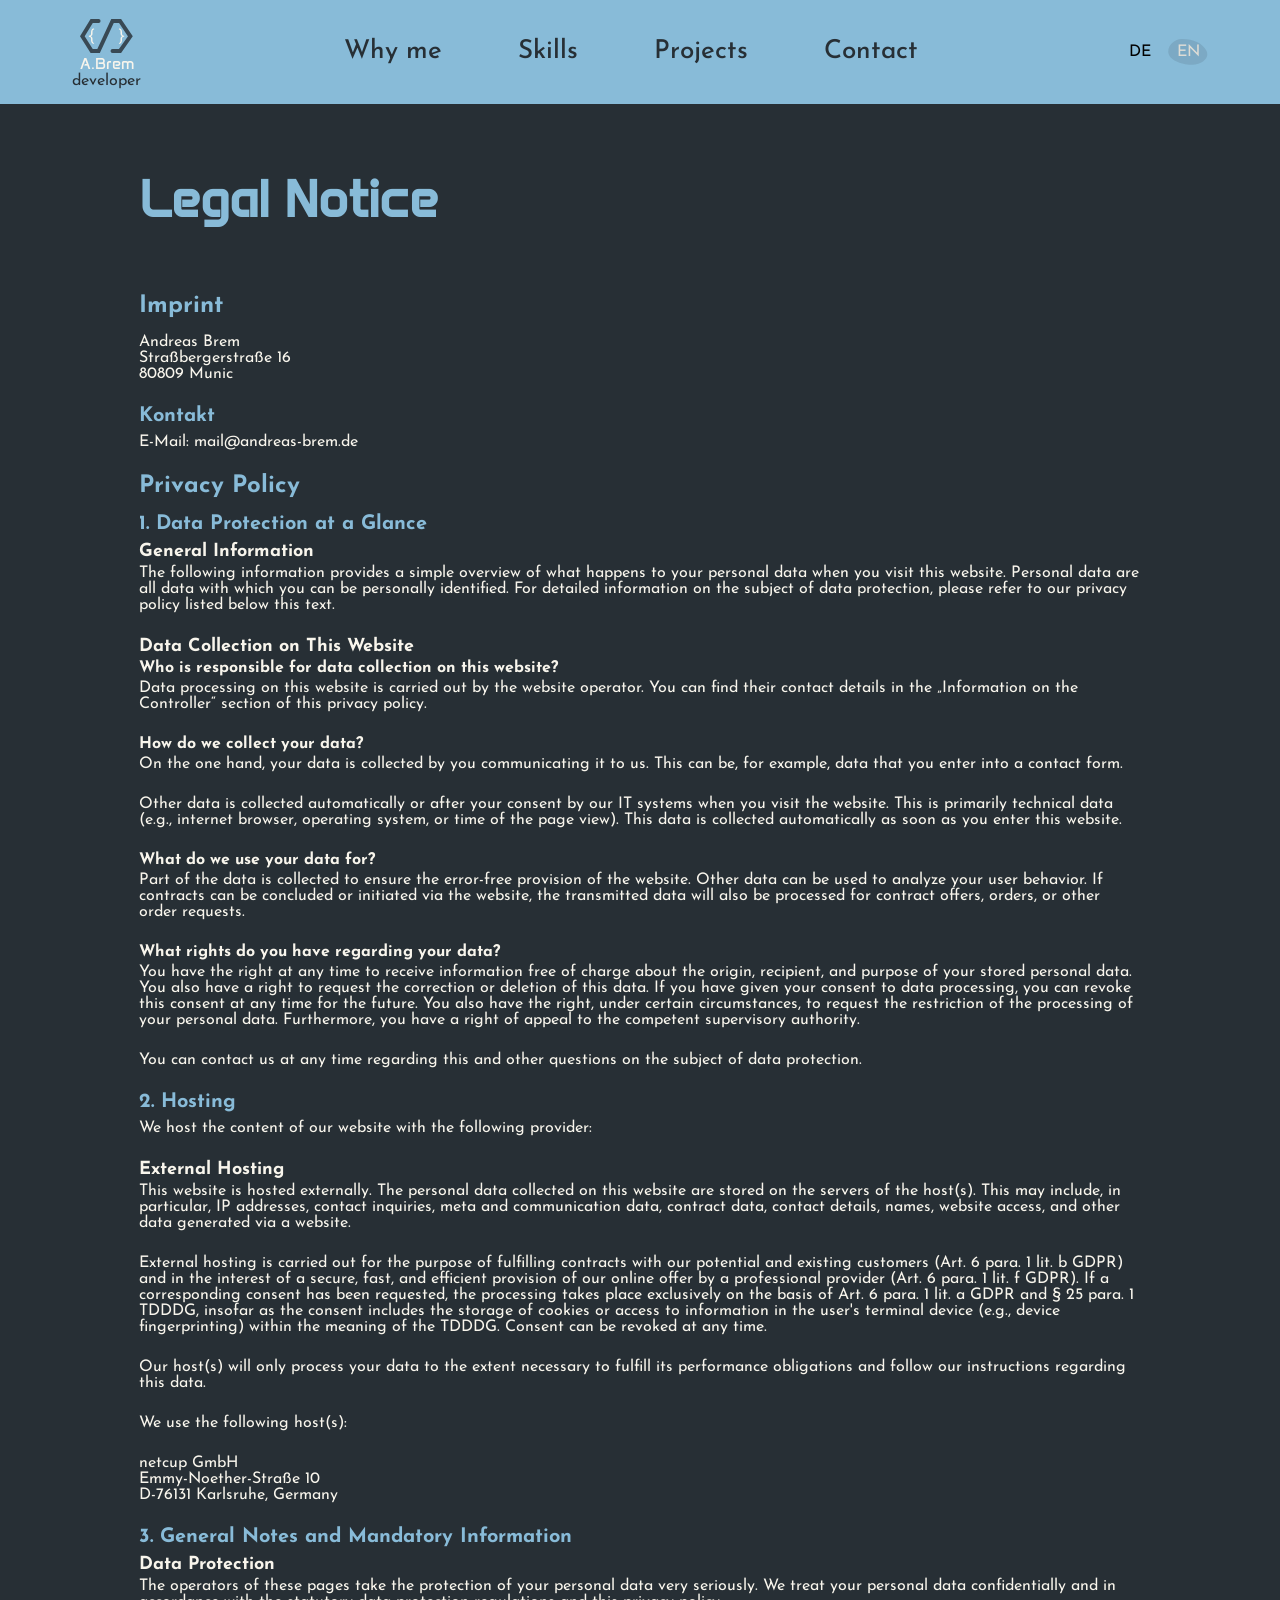
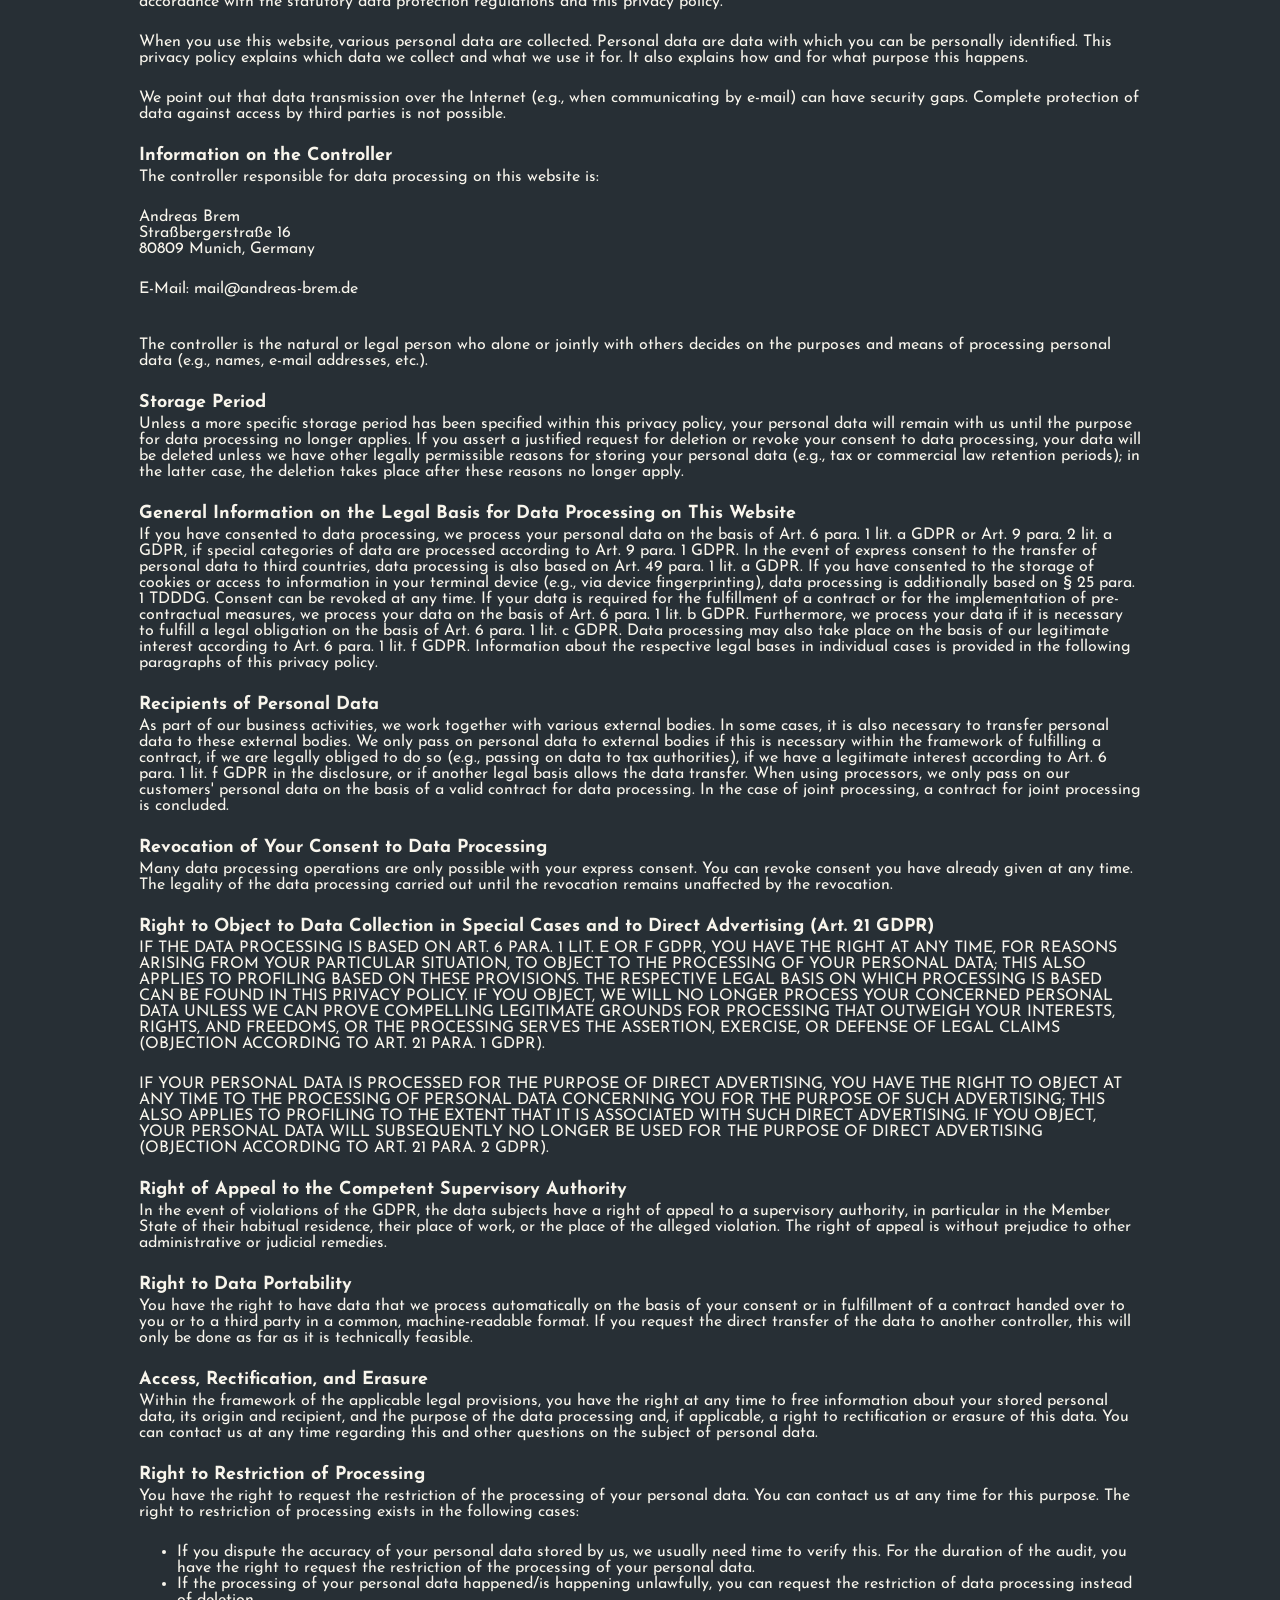
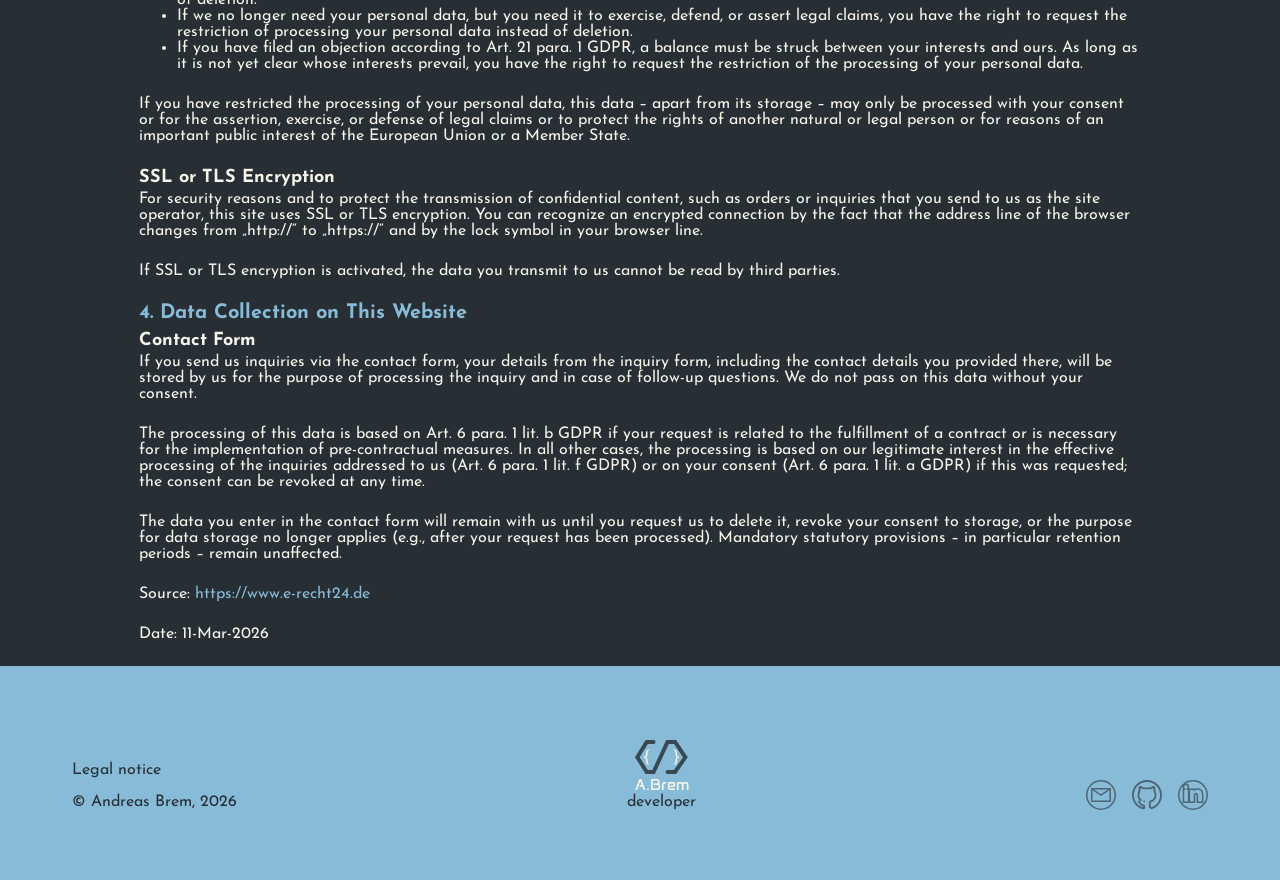
<file: legal.html>
<!DOCTYPE html>
<html lang="en">

<head>
    <meta charset="UTF-8">
    <meta name="viewport" content="width=device-width, initial-scale=1.0">
    <link rel="icon" href="./assets/logo/logo_hero.svg" type="image/svg">
    <title>Legal Notice</title>

    <link rel="stylesheet" href="./style.css">
    <link rel="stylesheet" href="./styles/fonts.css">
    <link rel="stylesheet" href="./styles/media.css">

    <script src="./scripts/templates.js"></script>
    <script src="./scripts/translation.js" defer></script>
    <script src="./script.js" defer></script>
</head>

<body class="color-white" onload="init()">
    <div class="content-wrapper">
        <section id="mobileHeroTopSection" class="hero-mobile-top" aria-label="Mobile Header">
            <a id="mobileHeroTopLinkLegal" href="./index.html" aria-label="go back to A.Brem developer main page"
                aria-labelledby="header">
                <div class="hero-logo-mobile">
                    <svg aria-label="Andreas Brem Logo" width="53" height="38" viewBox="0 0 53 38" fill="none"
                        xmlns="http://www.w3.org/2000/svg" aria-hidden="true">
                        <path
                            d="M14 27.8594C13.4948 27.8438 13.0573 27.7266 12.6875 27.5078C12.3177 27.2891 12.0104 27 11.7656 26.6406C11.5312 26.2969 11.3542 25.9115 11.2344 25.4844C11.1146 25.0625 11.0547 24.6432 11.0547 24.2266V22.9062C11.0547 22.1562 10.875 21.612 10.5156 21.2734C10.1615 20.9349 9.61719 20.763 8.88281 20.7578V19.625C9.61719 19.625 10.1615 19.4583 10.5156 19.125C10.875 18.7865 11.0547 18.2396 11.0547 17.4844V16.1562C11.0547 15.7344 11.1094 15.3047 11.2188 14.8672C11.3333 14.4245 11.513 14.0286 11.7578 13.6797C11.987 13.3464 12.2865 13.0755 12.6562 12.8672C13.026 12.6536 13.474 12.5391 14 12.5234L14.1641 13.4219C13.7891 13.4323 13.4896 13.5208 13.2656 13.6875C13.0469 13.8542 12.8828 14.0651 12.7734 14.3203C12.6589 14.5807 12.5859 14.8724 12.5547 15.1953C12.5234 15.5182 12.5078 15.8385 12.5078 16.1562V17.4844C12.5078 18.1094 12.362 18.6589 12.0703 19.1328C11.7839 19.6016 11.3385 19.9583 10.7344 20.2031C11.3385 20.4427 11.7839 20.7995 12.0703 21.2734C12.3568 21.7422 12.5026 22.2865 12.5078 22.9062V24.2266C12.5078 24.5495 12.5339 24.8698 12.5859 25.1875C12.638 25.5104 12.7292 25.7995 12.8594 26.0547C12.9844 26.3151 13.151 26.5286 13.3594 26.6953C13.5729 26.862 13.8411 26.9505 14.1641 26.9609L14 27.8594Z"
                            fill="#F8F5EC" />
                        <path
                            d="M38.8828 26.9609C39.2005 26.9505 39.4661 26.862 39.6797 26.6953C39.8932 26.5286 40.0651 26.3151 40.1953 26.0547C40.3203 25.7995 40.4089 25.5104 40.4609 25.1875C40.5182 24.8698 40.5469 24.5495 40.5469 24.2266V22.9062C40.5469 22.4948 40.6068 22.1146 40.7266 21.7656C40.8516 21.4167 41.0417 21.1146 41.2969 20.8594C41.4323 20.724 41.5833 20.6016 41.75 20.4922C41.9219 20.3828 42.1094 20.2865 42.3125 20.2031C42.1042 20.1198 41.9115 20.0208 41.7344 19.9062C41.5625 19.7917 41.4115 19.6641 41.2812 19.5234C41.0312 19.263 40.8464 18.9609 40.7266 18.6172C40.6068 18.2682 40.5469 17.8906 40.5469 17.4844V16.1562C40.5469 15.8385 40.5286 15.5182 40.4922 15.1953C40.4609 14.8724 40.3906 14.5807 40.2812 14.3203C40.1667 14.0651 40 13.8542 39.7812 13.6875C39.5625 13.5208 39.2656 13.4323 38.8906 13.4219L39.0469 12.5234C39.5521 12.5391 39.9844 12.6458 40.3438 12.8438C40.7083 13.0417 41.0078 13.2995 41.2422 13.6172C41.5078 13.9766 41.6979 14.3802 41.8125 14.8281C41.9323 15.276 41.9922 15.7188 41.9922 16.1562V17.4844C41.9922 17.7969 42.0208 18.0729 42.0781 18.3125C42.1406 18.5469 42.2318 18.75 42.3516 18.9219C42.5234 19.1667 42.7604 19.3464 43.0625 19.4609C43.3698 19.5703 43.737 19.625 44.1641 19.625V20.7578C43.7891 20.763 43.4609 20.8099 43.1797 20.8984C42.9036 20.9818 42.6771 21.1146 42.5 21.2969C42.3281 21.474 42.2005 21.6953 42.1172 21.9609C42.0339 22.2266 41.9922 22.5417 41.9922 22.9062V24.2266C41.9922 24.6432 41.9349 25.0625 41.8203 25.4844C41.7057 25.9115 41.5286 26.2995 41.2891 26.6484C41.0443 26.9974 40.737 27.2839 40.3672 27.5078C39.9974 27.7318 39.5573 27.849 39.0469 27.8594L38.8828 26.9609Z"
                            fill="#F8F5EC" />
                        <path transform
                            d="M32.5339 35H40.0507L50.3594 20.3285L40.0507 5H32.5339L18.5741 35H11.7017L2.35938 20.3285L11.7017 5H18.5741"
                            stroke="#89BCD9" stroke-width="4" stroke-linecap="round" />
                    </svg>
                    <p class="logo-anta">A.Brem</p>
                    <p class="logo-josefin color-lightblue">developer</p>
                </div>
            </a>
            <a id="mobileHeroBtnBackLegal" class="legal-btn-back" href="./index.html"
                aria-label="go back to A.Brem developer main page">
                <svg width="60" height="30" viewBox="0 0 60 30" fill="none" xmlns="http://www.w3.org/2000/svg">
                    <path
                        d="M16.3569 16.5928L20.575 21.8495C20.8588 22.2031 20.8588 22.7064 20.575 23.06C20.1879 23.5425 19.4536 23.5425 19.0665 23.06L13.5022 16.1259C13.2088 15.7602 13.2088 15.2398 13.5022 14.8741L19.0665 7.93999C19.4536 7.45754 20.1879 7.45754 20.575 7.93999C20.8588 8.29361 20.8588 8.7969 20.575 9.15052L16.3569 14.4072L46 14.4072C46.5523 14.4072 47 14.8549 47 15.4072V15.5928C47 16.1451 46.5523 16.5928 46 16.5928L16.3569 16.5928Z"
                        fill="#89BCD9" />
                </svg>
            </a>
        </section>
    </div>

    <nav class="nav-section">
        <div class="content-wrapper">
            <section class="nav-positioning">
                <article>
                    <a id="heroTopLinkLegal" href="./index.html" aria-label="go back to A.Brem developer main page">
                        <div class="logo-main">
                            <svg aria-label="Andreas Brem logo" width="53" height="38" viewBox="0 0 53 38" fill="none"
                                xmlns="http://www.w3.org/2000/svg">
                                <path
                                    d="M14 27.8594C13.4948 27.8438 13.0573 27.7266 12.6875 27.5078C12.3177 27.2891 12.0104 27 11.7656 26.6406C11.5312 26.2969 11.3542 25.9115 11.2344 25.4844C11.1146 25.0625 11.0547 24.6432 11.0547 24.2266V22.9062C11.0547 22.1562 10.875 21.612 10.5156 21.2734C10.1615 20.9349 9.61719 20.763 8.88281 20.7578V19.625C9.61719 19.625 10.1615 19.4583 10.5156 19.125C10.875 18.7865 11.0547 18.2396 11.0547 17.4844V16.1562C11.0547 15.7344 11.1094 15.3047 11.2188 14.8672C11.3333 14.4245 11.513 14.0286 11.7578 13.6797C11.987 13.3464 12.2865 13.0755 12.6562 12.8672C13.026 12.6536 13.474 12.5391 14 12.5234L14.1641 13.4219C13.7891 13.4323 13.4896 13.5208 13.2656 13.6875C13.0469 13.8542 12.8828 14.0651 12.7734 14.3203C12.6589 14.5807 12.5859 14.8724 12.5547 15.1953C12.5234 15.5182 12.5078 15.8385 12.5078 16.1562V17.4844C12.5078 18.1094 12.362 18.6589 12.0703 19.1328C11.7839 19.6016 11.3385 19.9583 10.7344 20.2031C11.3385 20.4427 11.7839 20.7995 12.0703 21.2734C12.3568 21.7422 12.5026 22.2865 12.5078 22.9062V24.2266C12.5078 24.5495 12.5339 24.8698 12.5859 25.1875C12.638 25.5104 12.7292 25.7995 12.8594 26.0547C12.9844 26.3151 13.151 26.5286 13.3594 26.6953C13.5729 26.862 13.8411 26.9505 14.1641 26.9609L14 27.8594Z"
                                    fill="#F8F5EC" />
                                <path
                                    d="M38.8828 26.9609C39.2005 26.9505 39.4661 26.862 39.6797 26.6953C39.8932 26.5286 40.0651 26.3151 40.1953 26.0547C40.3203 25.7995 40.4089 25.5104 40.4609 25.1875C40.5182 24.8698 40.5469 24.5495 40.5469 24.2266V22.9062C40.5469 22.4948 40.6068 22.1146 40.7266 21.7656C40.8516 21.4167 41.0417 21.1146 41.2969 20.8594C41.4323 20.724 41.5833 20.6016 41.75 20.4922C41.9219 20.3828 42.1094 20.2865 42.3125 20.2031C42.1042 20.1198 41.9115 20.0208 41.7344 19.9062C41.5625 19.7917 41.4115 19.6641 41.2812 19.5234C41.0312 19.263 40.8464 18.9609 40.7266 18.6172C40.6068 18.2682 40.5469 17.8906 40.5469 17.4844V16.1562C40.5469 15.8385 40.5286 15.5182 40.4922 15.1953C40.4609 14.8724 40.3906 14.5807 40.2812 14.3203C40.1667 14.0651 40 13.8542 39.7812 13.6875C39.5625 13.5208 39.2656 13.4323 38.8906 13.4219L39.0469 12.5234C39.5521 12.5391 39.9844 12.6458 40.3438 12.8438C40.7083 13.0417 41.0078 13.2995 41.2422 13.6172C41.5078 13.9766 41.6979 14.3802 41.8125 14.8281C41.9323 15.276 41.9922 15.7188 41.9922 16.1562V17.4844C41.9922 17.7969 42.0208 18.0729 42.0781 18.3125C42.1406 18.5469 42.2318 18.75 42.3516 18.9219C42.5234 19.1667 42.7604 19.3464 43.0625 19.4609C43.3698 19.5703 43.737 19.625 44.1641 19.625V20.7578C43.7891 20.763 43.4609 20.8099 43.1797 20.8984C42.9036 20.9818 42.6771 21.1146 42.5 21.2969C42.3281 21.474 42.2005 21.6953 42.1172 21.9609C42.0339 22.2266 41.9922 22.5417 41.9922 22.9062V24.2266C41.9922 24.6432 41.9349 25.0625 41.8203 25.4844C41.7057 25.9115 41.5286 26.2995 41.2891 26.6484C41.0443 26.9974 40.737 27.2839 40.3672 27.5078C39.9974 27.7318 39.5573 27.849 39.0469 27.8594L38.8828 26.9609Z"
                                    fill="#F8F5EC" />
                                <path
                                    d="M32.5339 35H40.0507L50.3594 20.3285L40.0507 5H32.5339L18.5741 35H11.7017L2.35938 20.3285L11.7017 5H18.5741"
                                    stroke="#262E34" stroke-opacity="0.8" stroke-width="4" stroke-linecap="round" />
                            </svg>
                            <p class="logo-anta">A.Brem</p>
                            <p class="logo-josefin color-dark">developer</p>
                        </div>
                    </a>
                </article>
                <article class="nav-link-section">
                    <a id="navLinkMeLegal" href="./index.html#me" class="nav-links"
                        aria-label="Learn more about me on main page">
                        Why me
                    </a>
                    <a id="navLinkSkillsLegal" href="./index.html#skills" class="nav-links"
                        aria-label="Go to skills section on main page">
                        Skills
                    </a>
                    <a id="navLinkProjectsLegal" href="./index.html#projects" class="nav-links"
                        aria-label="go to main page section projects">
                        Projects
                    </a>
                    <a id="navLinkContactLegal" href="./index.html#contact" class="nav-links"
                        aria-label="go to main page section contact">
                        Contact
                    </a>
                </article>
                <article class="mobile-language">
                    <button id="selectDE" onclick="setLanguage(false)" class="language-tab"
                        aria-label="DE switches page to German language">DE</button>
                    <button id="selectEN" onclick="setLanguage(true)" class="language-tab"
                        aria-label="EN switches page to English language">EN</button>
                </article>
            </section>
        </div>
    </nav>

    <main>
        <div class="content-wrapper">
            <div id="renderLegalContent" class="legal-context">
                
            </div>
        </div>
    </main>

    <footer>

        <div class="content-wrapper">

            <section class="footer-section">

                <div class="footer-legal">
                    <p><a id="footerPolicy" href="./legal.html#" rel="noopener noreferrer" aria-label="Link to legal notice">Legal
                            notice</a></p>
                    <p>&#169; Andreas Brem, 2026</p>
                </div>
                <a id="footerTopSectionLegal" href="./index.html" aria-label="go back to A.Brem developer main page">
                    <div class="logo-main">
                        <svg aria-label="Andreas Brem Logo" width="53" height="38" viewBox="0 0 53 38" fill="none"
                            xmlns="http://www.w3.org/2000/svg">
                            <path
                                d="M14 27.8594C13.4948 27.8438 13.0573 27.7266 12.6875 27.5078C12.3177 27.2891 12.0104 27 11.7656 26.6406C11.5312 26.2969 11.3542 25.9115 11.2344 25.4844C11.1146 25.0625 11.0547 24.6432 11.0547 24.2266V22.9062C11.0547 22.1562 10.875 21.612 10.5156 21.2734C10.1615 20.9349 9.61719 20.763 8.88281 20.7578V19.625C9.61719 19.625 10.1615 19.4583 10.5156 19.125C10.875 18.7865 11.0547 18.2396 11.0547 17.4844V16.1562C11.0547 15.7344 11.1094 15.3047 11.2188 14.8672C11.3333 14.4245 11.513 14.0286 11.7578 13.6797C11.987 13.3464 12.2865 13.0755 12.6562 12.8672C13.026 12.6536 13.474 12.5391 14 12.5234L14.1641 13.4219C13.7891 13.4323 13.4896 13.5208 13.2656 13.6875C13.0469 13.8542 12.8828 14.0651 12.7734 14.3203C12.6589 14.5807 12.5859 14.8724 12.5547 15.1953C12.5234 15.5182 12.5078 15.8385 12.5078 16.1562V17.4844C12.5078 18.1094 12.362 18.6589 12.0703 19.1328C11.7839 19.6016 11.3385 19.9583 10.7344 20.2031C11.3385 20.4427 11.7839 20.7995 12.0703 21.2734C12.3568 21.7422 12.5026 22.2865 12.5078 22.9062V24.2266C12.5078 24.5495 12.5339 24.8698 12.5859 25.1875C12.638 25.5104 12.7292 25.7995 12.8594 26.0547C12.9844 26.3151 13.151 26.5286 13.3594 26.6953C13.5729 26.862 13.8411 26.9505 14.1641 26.9609L14 27.8594Z"
                                fill="#F8F5EC" />
                            <path
                                d="M38.8828 26.9609C39.2005 26.9505 39.4661 26.862 39.6797 26.6953C39.8932 26.5286 40.0651 26.3151 40.1953 26.0547C40.3203 25.7995 40.4089 25.5104 40.4609 25.1875C40.5182 24.8698 40.5469 24.5495 40.5469 24.2266V22.9062C40.5469 22.4948 40.6068 22.1146 40.7266 21.7656C40.8516 21.4167 41.0417 21.1146 41.2969 20.8594C41.4323 20.724 41.5833 20.6016 41.75 20.4922C41.9219 20.3828 42.1094 20.2865 42.3125 20.2031C42.1042 20.1198 41.9115 20.0208 41.7344 19.9062C41.5625 19.7917 41.4115 19.6641 41.2812 19.5234C41.0312 19.263 40.8464 18.9609 40.7266 18.6172C40.6068 18.2682 40.5469 17.8906 40.5469 17.4844V16.1562C40.5469 15.8385 40.5286 15.5182 40.4922 15.1953C40.4609 14.8724 40.3906 14.5807 40.2812 14.3203C40.1667 14.0651 40 13.8542 39.7812 13.6875C39.5625 13.5208 39.2656 13.4323 38.8906 13.4219L39.0469 12.5234C39.5521 12.5391 39.9844 12.6458 40.3438 12.8438C40.7083 13.0417 41.0078 13.2995 41.2422 13.6172C41.5078 13.9766 41.6979 14.3802 41.8125 14.8281C41.9323 15.276 41.9922 15.7188 41.9922 16.1562V17.4844C41.9922 17.7969 42.0208 18.0729 42.0781 18.3125C42.1406 18.5469 42.2318 18.75 42.3516 18.9219C42.5234 19.1667 42.7604 19.3464 43.0625 19.4609C43.3698 19.5703 43.737 19.625 44.1641 19.625V20.7578C43.7891 20.763 43.4609 20.8099 43.1797 20.8984C42.9036 20.9818 42.6771 21.1146 42.5 21.2969C42.3281 21.474 42.2005 21.6953 42.1172 21.9609C42.0339 22.2266 41.9922 22.5417 41.9922 22.9062V24.2266C41.9922 24.6432 41.9349 25.0625 41.8203 25.4844C41.7057 25.9115 41.5286 26.2995 41.2891 26.6484C41.0443 26.9974 40.737 27.2839 40.3672 27.5078C39.9974 27.7318 39.5573 27.849 39.0469 27.8594L38.8828 26.9609Z"
                                fill="#F8F5EC" />
                            <path
                                d="M32.5339 35H40.0507L50.3594 20.3285L40.0507 5H32.5339L18.5741 35H11.7017L2.35938 20.3285L11.7017 5H18.5741"
                                stroke="#262E34" stroke-opacity="0.8" stroke-width="4" stroke-linecap="round" />
                        </svg>
                        <p class="logo-anta">A.Brem</p>
                        <p class="logo-josefin color-dark">developer</p>
                    </div>
                </a>

                <article class="footer-social-group">
                    <a id="footerSocialEmailLegal" href="./index.html#contact" class="btn-social-footer" data-icon="email"
                        role="button" aria-label="Send me a message on main page"></a>
                    <a id="footerSocialGit" href="https://github.com/AndreasBremDev" target="_blank" rel="noopener noreferrer"
                        class="btn-social-footer" data-icon="git" role="button"
                        aria-label="Visit my GitHub profile"></a>
                    <a id="footerSocialLinkedIn" href="https://www.linkedin.com/in/andreas-brem-473853b4/" target="_blank"
                        rel="noopener noreferrer" class="btn-social-footer" data-icon="linkedin" role="button"
                        aria-label="Visit my LinkedIn profile"></a>
                </article>

            </section>

        </div>

    </footer>

</body>

</html>
</file>
<file: style.css>
* {
    margin: 0;
    padding: 0;
    box-sizing: border-box;
    font-family: 'Josefin Sans', sans-serif;
    scroll-behavior: smooth;
}

:root {
    --bg-and-main: hsl(206, 15%, 18%);
    --primary: hsl(202, 51%, 69%);
    --secondary: hsl(45, 46%, 95%);
    --inactive: hsla(206, 16%, 18%, 0.12);
    --error: hsl(8, 76%, 55%);
    --done: hsla(95, 68%, 63%, 1);
    --section: hsl(202, 18%, 21%);
    --btn-hover: hsl(202, 8%, 27%);
    --nav-height: 104px;
    --footer-height: 214px;
}

a {
    text-decoration: none;
    cursor: pointer;
}

body {
    background-color: var(--bg-and-main);
}

button {
    background-color: transparent;
    border: none;
    padding: 0;
    cursor: pointer;
    font: inherit;
}

.content-wrapper {
    max-inline-size: 1920px;
    margin-inline: auto;
    width: 100%;
    position: relative;
}

.content-wrapper {
    padding: 0 72px;
}

.color-lightblue {
    color: var(--primary);
}

.color-dark {
    color: var(--bg-and-main)
}

.color-white {
    color: var(--secondary);
}

.bounce-page {
    animation: bouncePage 0.3s ease-in-out;
    will-change: transform;
}

@keyframes bouncePage {
    0% {
        transform: translateY(0);
    }

    33% {
        transform: translateY(8px);
    }

    66% {
        transform: translateY(-4px);
    }

    100% {
        transform: translateY(0);
    }
}

.scroll-animation-up {
    animation: text-appear both;
    animation-timeline: view();
    animation-range: entry 20% cover 50vh;
}

@keyframes text-appear {
    from {
        opacity: 0;
        transform: translateY(50px);
    }
    to {
        opacity: 1;
        transform: translateY(0);
    }
}

.scroll-animation-reveal {
    animation: reveal both;
    animation-timeline: view();
    animation-range: entry 20% cover 40vh;
}

@keyframes reveal {
    from {
        filter: saturate(0) contrast(4) brightness(0.1) blur(5px);
        opacity: 0;
        scale: 0.95;
        translate: 0 4rem;
    }
    to {
        filter: none;
        opacity: 1;
        scale: 1;
        translate: 0 0;
    }
}

.btn-cta,
.btn-standard {
    border-radius: 30px;
    box-sizing: border-box;
    width: 135px;
    height: 48px;
    display: flex;
    justify-content: center;
    align-items: center;
    font-size: 18px;
    border: 1px solid var(--primary);
}

.btn-cta {
    background-color: var(--primary);
}

.btn-cta {
    color: var(--bg-and-main);
}

.btn-cta:focus-visible {
    background-color: var(--secondary);
    border: 1px solid var(--secondary);
}

.btn-standard {
    color: var(--primary);
}

.btn-standard:focus-visible {
    background-color: var(--btn-hover);
}


/* ------------ HERO section + MOBILE ------------  */
.hero-mobile-top {
    display: none;
    justify-content: space-between;
    align-items: center;
    background-color: var(--bg-and-main);
    height: var(--nav-height);
}

.burger-menu {
    display: flex;
    flex-direction: column;
    justify-content: center;
    gap: 10px;
    cursor: pointer;
    width: 30px;
    height: 30px;
}

.burger-stripe {
    background-color: var(--secondary);
    height: 2px;
    width: 30px;
    transition: 0.4s;
    transform-origin: left;
}

.burger-menu.change .burger-top {
    transform: translate(0, 3px) rotate(45deg);
}

.burger-menu.change .burger-middle {
    opacity: 0;
}

.burger-menu.change .burger-bottom {
    transform: rotate(-45deg);
}

.mobile-link-section {
    display: flex;
    flex-direction: column;
    justify-content: center;
    gap: 16px;
    transform: translateX(-12px);
}

.mobile-link-section a {
    font-size: 22px;
}

.mobile-language {
    display: flex;
    justify-content: center;
    align-items: center;
    height: 32px;
    gap: 8px;
}

.language-tab,
.language-mobile-tab {
    position: relative;
    width: 40px;
    height: 32px;
    font-size: 16px;
}

.flip-card {
    display: flex;
    flex: 1;
}

.flip-card-inner {
    position: relative;
    width: 100%;
    height: 100%;
    display: flex;
    justify-content: center;
    transition: transform 0.6s;
    transform-style: preserve-3d;
}

.flip-card.show .flip-card-inner {
    transform: rotateY(180deg);
}

.hero-height {
    height: calc(100dvh - var(--nav-height));
    position: relative;
}

.hero-layout {
    display: grid;
    grid-template-columns: 1fr 1fr 30px;
    height: 100%;
    color: var(--secondary);
}

.hero-layout-left {
    display: flex;
}

.hero-layout-right {
    display: flex;
    flex-direction: column;
    justify-content: center;
    align-items: center;
}

.hero-image-shape-container-front,
.hero-image-shape-container-back {
    position: absolute;
    display: flex;
    justify-content: center;
    aspect-ratio: 1/1;
    max-height: calc(100dvh - 104px);
    left: 0;
    right: 0;
    bottom: 0;
    -webkit-backface-visibility: hidden;
    backface-visibility: hidden;
    text-wrap: nowrap;
}

.hero-image-shape-container-back {
    transform: rotateY(180deg);
}

.hero-image-shape-container-front::before,
.hero-image-shape-container-back::before {
    content: '';
    position: absolute;
    inset: 0;
    background: url('./assets/shapes/hero_shape_1_default.svg') no-repeat bottom center;
    background-size: contain;
    z-index: -1;
    transform-origin: center;
    transition: transform ease-in 125ms;
}

.hero-image-shape-container-back::before {
    transform: scaleX(-1);
}

.hero-image {
    object-fit: cover;
    display: block;
}

.logo-anta,
.hero-h1,
.me-h2 {
    font-family: 'Anta', sans-serif;
}

.hero-h1 {
    font-size: clamp(48px, 4.5vw, 88px);
    padding: 36px 0;
}

.hero-h2 {
    font-size: clamp(24px, 2vw, 40px);
    font-weight: 400;
}

.logo-main,
.hero-logo,
.hero-logo-mobile {
    display: flex;
    flex-direction: column;
    align-items: center;
    color: var(--secondary);
    font-size: 16px;
}

.hero-logo svg path[transform] {
    transition: transform 125ms ease-in-out;
    transform-origin: center;
}

.hero-logo svg {
    overflow: visible;
}

.hero-btn-down {
    margin-top: 36px;
}

.contact-btn-up svg .ignore-fill,
.hero-btn-down svg .ignore-fill {
    fill: var(--primary);
}

.footer-social-group,
.hero-social-group {
    display: flex;
    gap: 16px;
}

.hero-social-group {
    padding-top: 68px;
    flex-direction: column;
}

.btn-social-footer,
.btn-social-hero {
    width: 30px;
    height: 30px;
}

.btn-social-hero[data-icon="email"] {
    background-image: url('./assets/icons/email_blue_standard.svg');
}

.btn-social-hero[data-icon="git"] {
    background-image: url('./assets/icons/git_blue_standard.svg');
}

.btn-social-hero[data-icon="linkedin"] {
    background-image: url('./assets/icons/linkedin_blue_standard.svg');
}


/* ------------ NAV section ------------  */

.nav-section {
    display: flex;
    align-items: center;
    box-sizing: border-box;
    background-color: var(--primary);
    position: sticky;
    top: 0;
    z-index: 10;
    height: var(--nav-height)
}

.nav-positioning {
    display: flex;
    justify-content: space-between;
    align-items: center;
}

.nav-link-section {
    display: flex;
    gap: clamp(76px, 4.8vw ,92px);
    text-wrap: nowrap;
}

.nav-links,
.mobile-nav-links {
    font-size: 26px;
    font-weight: 500;
    line-height: 200%;
    text-align: center;
    color: var(--bg-and-main);
    position: relative;
}

.language-tab.active,
.language-mobile-tab.active,
.nav-links.active,
.mobile-nav-links.active {
    color: var(--secondary);
}

.language-tab.active::before,
.language-mobile-tab.active::before,
.nav-links.active::before,
.mobile-nav-links.active::before {
    content: '';
    position: absolute;
    inset: 0;
    background: url('./assets/shapes/nav_shape_active.svg') no-repeat center center;
    background-size: contain;
    z-index: 0;
}

/* ------------ ME+SKILL section ------------  */
/* ------------ (+partially PROJECT + Reference section) ------------  */

#me,
#skills,
#projects,
#contact {
    scroll-margin-top: calc(2 * var(--nav-height));
}

.me-section,
.skill-section,
.project-section,
.contact-section {
    margin-top: 104px;
}

.me-section,
.skill-section {
    padding: 0 124px;
}

.me-section,
.skill-section,
.skill-text-container,
.project-section,
.references-text-container {
    display: flex;
    flex-direction: column;
}

.me-h2,
.skill-h2,
.project-h2,
.contact-h2 {
    font-family: 'Anta', sans-serif;
    font-size: clamp(32px, 2.5vw, 60px);
    color: var(--primary);
    text-align: center;
}

.me-boxes,
.skill-boxes {
    display: flex;
    justify-content: space-between;
    align-items: flex-start;
    padding-top: 80px;
    color: var(--secondary);
    gap: 52px;
}

.me-interactive {
    display: flex;
    align-items: center;
    flex: 1;
    font-size: 30px;
    font-weight: 700;
    height: 64px;
}

.btn-me-contact {
    align-self: end;
    margin-top: 24px;
}

.me-text,
.skill-text-container,
.references-text {
    text-wrap: balance;
    font-size: 18px;
    font-weight: 400;
    flex: 1;
}

.skill-text-container h3 {
    font-size: 18px;
    font-weight: 400;
}

.skill-icons-section {
    display: flex;
    flex-wrap: wrap;
    gap: 40px;
    flex: 1;
}

.skill-text-container,
.references-text-container {
    justify-content: center;
    align-items: center;
    text-align: center;
    width: 400px;
    min-width: 400px;
    flex-shrink: 0;
    position: relative;
}

.skill-text-container {
    min-height: 400px;
}

.skill-text-container::before {
    content: '';
    position: absolute;
    inset: 0;
    background: url('./assets/shapes/skill_shape_default_opac0.07.svg') no-repeat bottom center;
    background-size: contain;
    z-index: -1;
    transition: all ease-in 125ms;
}

.skill-icons {
    display: flex;
    flex-direction: column;
    align-items: center;
    gap: 10px;
    font-size: 18px;
    transition: 125ms ease-in-out;
}

.skill-icons-60,
.skill-icons-36,
.skill-icons-32 {
    aspect-ratio: 1/1;
}

.skill-icons-60 {
    width: 60px;
}

.skill-icons-32 {
    width: 32px;
}

.skill-icons-36 {
    width: 36px;
}

.skill-learning-icons {
    display: flex;
    gap: 24px;
    padding: 19px 0;
}

.skill-text {
    padding: 0 45px;
    max-width: 400px;
}

/* ------------ PROJECT section ------------  */

.project-tabs {
    padding-top: 80px;
    box-sizing: border-box;
    display: flex;
}

.project-h3 {
    font-size: 30px;
    font-weight: 500;
}

.project-header-tab {
    min-width: 250px;
    height: 97px;
    display: flex;
    justify-content: center;
    align-items: center;
}

.project-header-tab.active {
    background-color: var(--section);
    border-radius: 30px 30px 0 0;
}

.bg-color-dark {
    background-color: var(--section);
}

.project-content-tab {
    padding-top: 31px;
    color: var(--secondary);
    display: flex;
    flex-direction: row;
    gap: 56px;
}

.project-content-box-one-liststyle {
    padding-left: 48px;
    flex-grow: 3
}

.project-content-box-one-liststyle li:nth-child(2n+1) {
    list-style-image: url('./assets/shapes/project_shape_liststyle.svg');
    list-style-position: outside;
}

.project-content-box-one-liststyle li:nth-child(2n) {
    list-style: none;
}

.project-content-h3 {
    font-size: 28px;
}

.project-content-tab-text {
    margin: 16px 0 40px 0;
    font-size: 18px;
}

.last {
    margin: 16px 0 16px 0;
}

.show-when-mobile {
    display: none;
}

.project-content-box-two-showcase {
    display: flex;
    flex-direction: column;
    align-items: center;
    flex-grow: 2;
}

.project-content-technologies {
    margin: 9px 0 16px 0;
}

.project-content-technologies-text {
    padding: 0 0 12px 0;
    font-size: 18px;
    text-align: center;
}

.project-content-technologies-h3-mobile,
.project-content-technologies-text-mobile,
.project-content-technologies-duration-mobile {
    display: none;
}

.project-content-technologies-icons {
    display: flex;
    gap: 32px;
}

.coming-soon,
.project-content-image {
    max-width: 450px;
    aspect-ratio: 3/2;
    border-radius: 30px;
}

.coming-soon {
    min-width: 450px;
    background-color: var(--secondary);
    color: var(--primary);
    display: flex;
    justify-content: center;
    align-items: center;
    font-size: 30px;
    font-weight: 500;
    margin-bottom: 102px;
}

.project-content-showcase-btns,
.project-content-showcase-btns-mobile {
    gap: 40px;
}

.project-content-showcase-btns {
    display: flex;
    margin: 34px 0 28px 0;
}

.project-content-showcase-btns-mobile {
    justify-content: center;
    display: none;
    margin: 0 0 38px 0;
}

.project-content-image-border-business {
    box-shadow: 0 0 10px rgba(255, 255, 255, 0.1);
}

.project-content-image-border-game {
    box-shadow: 0 0 10px rgba(183, 97, 39, 0.6);
}

/* ------------ REFERENCE section ------------  */

.references-section {
    margin-top: 80px;
    color: var(--secondary);
}

.references-h3 {
    font-size: 32px;
    text-align: center;
    color: var(--primary);
    font-weight: 400;
}

.references-box {
    display: flex;
    justify-content: center;
    gap: 17px;
    min-height: 456px;
    padding-top: 56px;
}

.references-text-container h4 {
    font-size: 26px;
    font-weight: 600;
    padding-bottom: 8px;
}

.references-text {
    padding: 19px 45px;
    font-size: 18px;
}

.references-text-container a {
    color: var(--primary);
    text-decoration: underline;
    cursor: pointer;
}

.references-text-container::before {
    content: '';
    position: absolute;
    inset: 0;
    background: url('./assets/shapes/references_shape_default_opac0.07.svg') no-repeat bottom center;
    background-size: contain;
    z-index: -1;
    transition: all ease-in 125ms;
    transform-origin: center;
}


/* ------------ CONTACT section ------------  */

.contact-section {
    max-inline-size: 920px;
    margin-inline: auto;
    color: var(--secondary);
    margin-bottom: 180px;
    position: relative;
}

.contact-boxes {
    display: grid;
    grid-template-columns: 1fr 1fr;
    gap: 21px;
    padding: 80px 0 48px 0;
}

.contact-text,
.contact-mail-phone,
.error-message-text {
    padding-left: 26px;
}

.contact-mail-phone {
    display: flex;
    flex-direction: column;
    text-align: start;
    gap: 16px;
}

.contact-message {
    color: var(--primary);
    font-size: 20px;
    text-align: center;
    padding-top: 16px;
}

.contact-mail-phone a {
    color: var(--secondary);
    position: relative;
}

.contact-mail-phone a:first-child::before,
.contact-mail-phone a:last-child::before {
    content: '';
    width: 20px;
    min-width: 20px;
    height: 22px;
    transform: translateY(4px);
    display: inline-flex;
    margin-right: 4px;
}

.contact-mail-phone a:first-child::before {
    background: url('./assets/icons/icon_email_default.svg') no-repeat center center / cover;
}

.contact-mail-phone a:focus-visible:first-child::before {
    background: url('./assets/icons/icon_email_hover.svg') no-repeat center center / cover;
}

.contact-mail-phone a:last-child::before {
    background: url('./assets/icons/icon_phone_default.svg') no-repeat center center / cover;
}

.contact-mail-phone a:focus-visible:last-child::before {
    background: url('./assets/icons/icon_phone_hover.svg') no-repeat center center / cover;
}

.form-label {
    font-size: 16px;
    padding: 0 27px;
}

input,
textarea,
select {
    font: inherit;
}

input::placeholder,
textarea::placeholder {
    opacity: 0;
}

form {
    display: grid;
    grid-template-rows: auto 164px auto;
    gap: 16px;

    @media (width > 720px) {
        grid-template-columns: 1fr 1fr;
    }
}

.textarea-height {
    min-height: calc(100% - 18px);
}

.form-group {
    display: grid;
    box-sizing: border-box;
    height: 60px;
    border-radius: 30px;
    border: 1px solid var(--primary);
}

.errorBorder {
    border: 1px solid var(--error);
}

.form-group:focus-visible {
    background-color: var(--btn-hover);
}

textarea,
input {
    background-color: var(--bg-and-main);
    color: var(--secondary);
    padding: 20px 26px;
    font-size: 16px;
    border: none;
    border-radius: 30px;
}

input:not([type="checkbox"]) {
    width: 100%;
}

.form-stretch {
    grid-column: 1 / -1;
}

textarea {
    resize: none;
    overflow: hidden;
    height: 120px;
    width: 100%;
}

.form-button {
    justify-self: end;
}

.form-button[disabled] {
    color: var(--btn-hover);
    border: 1px solid var(--btn-hover);
}

.form-button[disabled]:hover {
    background-color: var(--bg-and-main);
    cursor: auto;
}

.form-policy-label {
    align-items: center;
    text-wrap: balance;
}

.form-chb-policy {
    position: absolute;
    opacity: 0;
}

.form-chb-policy:focus-visible+label::before {
    outline-offset: 2px;
    outline: -webkit-focus-ring-color auto 1px;
    outline: 1px solid black, 1px solid white;
    border-radius: 5px;
}

.form-chb-policy+label::before {
    background: url('./assets/icons/checkbox_unchecked_default.svg') no-repeat center center / cover;
    content: '';
    width: 24px;
    min-width: 24px;
    height: 24px;
    display: inline-flex;
    align-items: center;
    margin-right: 12px;
    cursor: pointer;
}

.form-chb-policy:checked+label::before {
    background: url('./assets/icons/checkbox_checked_default.svg') no-repeat center center / cover;
}

.form-chb-policy+label.invalid::before {
    background: url('./assets/icons/checkbox_unchecked_error.svg') no-repeat center center / cover;
}

.contact-btn-up {
    position: absolute;
    right: -37px;
    top: 0;
}

.contact-btn-up:focus-visible svg {
    fill: var(--btn-hover);
}

.error-message-text {
    height: 18px;
    box-sizing: border-box;
    font-size: 16px;
    color: var(--error);
}

.form-msg-send-box {
    display: flex;
    justify-content: center;
    align-items: center;
    opacity: 0;
    min-height: 48px;
    border-radius: 30px;
    color: var(--bg-and-main);
    position: relative;
    overflow: hidden;
    transition: opacity 0.5s ease-in;
    z-index: 1;
}

.form-msg-send-box.active {
    opacity: 1;
    transition: opacity 0.5s ease-in;
}

.form-msg-send-box::before {
    content: '';
    position: absolute;
    left: 50%;
    top: 50%;
    width: 0;
    height: 0;
    background: var(--secondary);
    border-radius: 50%;
    transform: translate(-50%, -50%) scale(0);
    transition: transform 0.5s cubic-bezier(.4, 2, .6, 1), width 0s, height 0s;
    z-index: -1;
}

.form-msg-send-box.active::before {
    width: 200%;
    height: 200%;
    transform: translate(-50%, -50%) scale(1);
    transition: transform 0.5s cubic-bezier(.4, 2, .6, 1), width 0s, height 0s;
    z-index: -1;
}



/* ------------ FOOTER section ------------  */

footer {
    background-color: var(--primary);
    height: 214px;
    display: flex;
    align-items: center;
}

.footer-section {
    display: flex;
    justify-content: space-between;
    align-items: flex-end;
    box-sizing: border-box;
}

.footer-legal {
    display: flex;
    flex-direction: column;
    gap: 16px;
    color: var(--bg-and-main);
}

.footer-legal a {
    color: var(--bg-and-main)
}

.footer-legal a:focus-visible {
    color: var(--secondary);
}

.btn-social-footer[data-icon="email"] {
    background-image: url('./assets/icons/email_gray.svg');
}

.btn-social-footer[data-icon="email"]:focus-visible {
    background-image: url('./assets/icons/email_white-black.svg');
}

.btn-social-footer[data-icon="git"] {
    background-image: url('./assets/icons/git_gray.svg');
}

.btn-social-footer[data-icon="git"]:focus-visible {
    background-image: url('./assets/icons/git_white-black.svg');
}

.btn-social-footer[data-icon="linkedin"] {
    background-image: url('./assets/icons/linkedin_gray.svg');
}

.btn-social-footer[data-icon="linkedin"]:focus-visible {
    background-image: url('./assets/icons/linkedin_white-black.svg');
}

/* ------------ LEGAL section ------------  */

.legal-context {
    padding-left: clamp(50px, 5.2vw, 100px);
    padding-right: clamp(50px, 5.2vw, 100px);
}

.legal-btn-back {
    margin: -12px;
    padding: 16px 0 16px 0;
    display: none;
}

.legal-context h1,
.legal-context h2,
.legal-context h3 {
    color: var(--primary);
}

.legal-context h1 {
    font-family: 'Anta', sans-serif;
    font-size: clamp(32px, 4vw, 54px);
    margin-top: 64px;
    margin-bottom: 64px;
}

.legal-context h2 {
    font-size: 24px;
    padding-bottom: 16px;
}

.legal-context h3 {
    font-size: 20px;
    padding-bottom: 8px;
}

.legal-context h4 {
    font-size: 18px;
    padding-bottom: 4px;
}

.legal-context h5 {
    font-size: 16px;
    padding-bottom: 4px;
}

.legal-context p {
    padding-bottom: 24px;
}

.legal-context ul {
    padding-left: 3vw;
    padding-bottom: 24px;
}

.legal-context a {
    color: var(--primary);
}
</file>
<file: styles/fonts.css>
/* ANTA-regular - latin */
@font-face {
    font-display: swap;
    /* Check https://developer.mozilla.org/en-US/docs/Web/CSS/@font-face/font-display for other options. */
    font-family: 'Anta';
    font-style: normal;
    font-weight: 400;
    src: url('../assets/fonts/anta-v1-latin-regular.woff2') format('woff2');
    /* Chrome 36+, Opera 23+, Firefox 39+, Safari 12+, iOS 10+ */
}

/* JOSEFINE-sans-100 - latin */
@font-face {
    font-display: swap;
    /* Check https://developer.mozilla.org/en-US/docs/Web/CSS/@font-face/font-display for other options. */
    font-family: 'Josefin Sans';
    font-style: normal;
    font-weight: 100;
    src: url('../assets/fonts/josefin-sans-v34-latin-100.woff2') format('woff2');
    /* Chrome 36+, Opera 23+, Firefox 39+, Safari 12+, iOS 10+ */
}

/* josefin-sans-100italic - latin */
@font-face {
    font-display: swap;
    /* Check https://developer.mozilla.org/en-US/docs/Web/CSS/@font-face/font-display for other options. */
    font-family: 'Josefin Sans';
    font-style: italic;
    font-weight: 100;
    src: url('../assets/fonts/josefin-sans-v34-latin-100italic.woff2') format('woff2');
    /* Chrome 36+, Opera 23+, Firefox 39+, Safari 12+, iOS 10+ */
}

/* josefin-sans-200 - latin */
@font-face {
    font-display: swap;
    /* Check https://developer.mozilla.org/en-US/docs/Web/CSS/@font-face/font-display for other options. */
    font-family: 'Josefin Sans';
    font-style: normal;
    font-weight: 200;
    src: url('../assets/fonts/josefin-sans-v34-latin-200.woff2') format('woff2');
    /* Chrome 36+, Opera 23+, Firefox 39+, Safari 12+, iOS 10+ */
}

/* josefin-sans-200italic - latin */
@font-face {
    font-display: swap;
    /* Check https://developer.mozilla.org/en-US/docs/Web/CSS/@font-face/font-display for other options. */
    font-family: 'Josefin Sans';
    font-style: italic;
    font-weight: 200;
    src: url('../assets/fonts/josefin-sans-v34-latin-200italic.woff2') format('woff2');
    /* Chrome 36+, Opera 23+, Firefox 39+, Safari 12+, iOS 10+ */
}

/* josefin-sans-300 - latin */
@font-face {
    font-display: swap;
    /* Check https://developer.mozilla.org/en-US/docs/Web/CSS/@font-face/font-display for other options. */
    font-family: 'Josefin Sans';
    font-style: normal;
    font-weight: 300;
    src: url('../assets/fonts/josefin-sans-v34-latin-300.woff2') format('woff2');
    /* Chrome 36+, Opera 23+, Firefox 39+, Safari 12+, iOS 10+ */
}

/* josefin-sans-300italic - latin */
@font-face {
    font-display: swap;
    /* Check https://developer.mozilla.org/en-US/docs/Web/CSS/@font-face/font-display for other options. */
    font-family: 'Josefin Sans';
    font-style: italic;
    font-weight: 300;
    src: url('../assets/fonts/josefin-sans-v34-latin-300italic.woff2') format('woff2');
    /* Chrome 36+, Opera 23+, Firefox 39+, Safari 12+, iOS 10+ */
}

/* josefin-sans-regular - latin */
@font-face {
    font-display: swap;
    /* Check https://developer.mozilla.org/en-US/docs/Web/CSS/@font-face/font-display for other options. */
    font-family: 'Josefin Sans';
    font-style: normal;
    font-weight: 400;
    src: url('../assets/fonts/josefin-sans-v34-latin-regular.woff2') format('woff2');
    /* Chrome 36+, Opera 23+, Firefox 39+, Safari 12+, iOS 10+ */
}

/* josefin-sans-italic - latin */
@font-face {
    font-display: swap;
    /* Check https://developer.mozilla.org/en-US/docs/Web/CSS/@font-face/font-display for other options. */
    font-family: 'Josefin Sans';
    font-style: italic;
    font-weight: 400;
    src: url('../assets/fonts/josefin-sans-v34-latin-italic.woff2') format('woff2');
    /* Chrome 36+, Opera 23+, Firefox 39+, Safari 12+, iOS 10+ */
}

/* josefin-sans-500 - latin */
@font-face {
    font-display: swap;
    /* Check https://developer.mozilla.org/en-US/docs/Web/CSS/@font-face/font-display for other options. */
    font-family: 'Josefin Sans';
    font-style: normal;
    font-weight: 500;
    src: url('../assets/fonts/josefin-sans-v34-latin-500.woff2') format('woff2');
    /* Chrome 36+, Opera 23+, Firefox 39+, Safari 12+, iOS 10+ */
}

/* josefin-sans-500italic - latin */
@font-face {
    font-display: swap;
    /* Check https://developer.mozilla.org/en-US/docs/Web/CSS/@font-face/font-display for other options. */
    font-family: 'Josefin Sans';
    font-style: italic;
    font-weight: 500;
    src: url('../assets/fonts/josefin-sans-v34-latin-500italic.woff2') format('woff2');
    /* Chrome 36+, Opera 23+, Firefox 39+, Safari 12+, iOS 10+ */
}

/* josefin-sans-600 - latin */
@font-face {
    font-display: swap;
    /* Check https://developer.mozilla.org/en-US/docs/Web/CSS/@font-face/font-display for other options. */
    font-family: 'Josefin Sans';
    font-style: normal;
    font-weight: 600;
    src: url('../assets/fonts/josefin-sans-v34-latin-600.woff2') format('woff2');
    /* Chrome 36+, Opera 23+, Firefox 39+, Safari 12+, iOS 10+ */
}

/* josefin-sans-600italic - latin */
@font-face {
    font-display: swap;
    /* Check https://developer.mozilla.org/en-US/docs/Web/CSS/@font-face/font-display for other options. */
    font-family: 'Josefin Sans';
    font-style: italic;
    font-weight: 600;
    src: url('../assets/fonts/josefin-sans-v34-latin-600italic.woff2') format('woff2');
    /* Chrome 36+, Opera 23+, Firefox 39+, Safari 12+, iOS 10+ */
}

/* josefin-sans-700 - latin */
@font-face {
    font-display: swap;
    /* Check https://developer.mozilla.org/en-US/docs/Web/CSS/@font-face/font-display for other options. */
    font-family: 'Josefin Sans';
    font-style: normal;
    font-weight: 700;
    src: url('../assets/fonts/josefin-sans-v34-latin-700.woff2') format('woff2');
    /* Chrome 36+, Opera 23+, Firefox 39+, Safari 12+, iOS 10+ */
}

/* josefin-sans-700italic - latin */
@font-face {
    font-display: swap;
    /* Check https://developer.mozilla.org/en-US/docs/Web/CSS/@font-face/font-display for other options. */
    font-family: 'Josefin Sans';
    font-style: italic;
    font-weight: 700;
    src: url('../assets/fonts/josefin-sans-v34-latin-700italic.woff2') format('woff2');
    /* Chrome 36+, Opera 23+, Firefox 39+, Safari 12+, iOS 10+ */
}
</file>
<file: styles/media.css>
@media (pointer:fine) and (hover: hover) {

    /* ------------ GENERAL ------------  */
    .btn-cta:hover {
        background-color: var(--secondary);
        border: 1px solid var(--secondary);
    }

    .btn-standard:hover {
        background-color: var(--btn-hover);
    }

    /* ------------ HERO section ------------  */
    .hero-btn-down:active svg,
    .hero-btn-down:hover svg {
        fill: var(--btn-hover);
    }

    .hero-image-shape-container-front:hover::before {
        transform: rotate(-18deg)
    }

    .hero-logo:hover svg path[transform] {
        transform: scaleX(1.1);
    }

    .btn-social-hero[data-icon="email"]:hover {
        background-image: url('../assets/icons/email_blue_hover.svg');
    }

    .btn-social-hero[data-icon="git"]:hover {
        background-image: url('../assets/icons/git_blue_hover.svg');
    }

    .btn-social-hero[data-icon="linkedin"]:hover {
        background-image: url('../assets/icons/linkedin_blue_hover.svg');
    }

    /* ------------ NAV section ------------  */
    .nav-link-section a:hover {
        color: var(--secondary)
    }

    /* ------------ ME / SKILL section ------------  */
    .skill-text-container:hover::before {
        transform: rotate(72deg);
        background: url('../assets/shapes/skill_shape_default_opac0.2.svg') no-repeat bottom center;
        background-size: contain;
    }

    .skill-icons:hover {
        transform: translateY(-8px);
    }

    /* ------------ REFERENCE section ------------  */
    .references-text-container:hover::before {
        transform: rotate(-90deg);
        background: url('../assets/shapes/references_shape_default_opac0.2.svg') no-repeat bottom center;
        background-size: contain;
    }

    /* ------------ CONTACT section ------------  */
    .contact-mail-phone a:hover:first-child::before {
        background: url('../assets/icons/icon_email_hover.svg') no-repeat center center / cover;
    }

    .contact-mail-phone a:hover:last-child::before {
        background: url('../assets/icons/icon_phone_hover.svg') no-repeat center center / cover;
    }

    .contact-mail-phone a:hover {
        color: var(--primary);
    }

    .contact-mail-phone a:hover svg>path {
        stroke: var(--primary);
    }

    .form-group:hover {
        background-color: var(--btn-hover);
    }

    .contact-btn-up:active svg,
    .contact-btn-up:hover svg {
        fill: var(--btn-hover);
    }

    /* ------------ FOOTER section ------------  */
    .footer-legal a:hover {
        color: var(--secondary);
    }

    .btn-social-footer[data-icon="email"]:hover {
        background-image: url('../assets/icons/email_white-black.svg');
    }

    .btn-social-footer[data-icon="git"]:hover {
        background-image: url('../assets/icons/git_white-black.svg');
    }

    .btn-social-footer[data-icon="linkedin"]:hover {
        background-image: url('../assets/icons/linkedin_white-black.svg');
    }
}

@media(max-width:1620px) {

    /* ------------ ME / SKILLS section ------------  */
    .me-section,
    .skill-section {
        padding: 0 64px;
    }
}

@media(max-width:1510px) {

    /* ------------ ME / SKILLS section ------------  */
    .me-section,
    .skill-section {
        padding: 0 32px;
    }
}

@media(max-width:1270px) {

    /* ------------ GENERAL ------------  */
    .content-wrapper {
        padding: 0 36px;
    }

    /* ------------ REFERENCE section ------------  */
    .references-box {
        justify-content: start;
        overflow-x: scroll;
        overflow-y: hidden;
        scrollbar-color: hsl(202, 51%, 69%, 0.07) transparent;

        &::-webkit-scrollbar {
            background-color: transparent;
        }

        &::-webkit-scrollbar-track {
            background-color: transparent;
        }

        &::-webkit-scrollbar-thumb {
            background-color: hsl(202, 51%, 69%, 0.07);
            border-radius: 10px;
        }

        &::-webkit-scrollbar-thumb:hover {
            background-color: hsl(202, 51%, 69%);
        }
    }

    .references-text-container {
        align-items: start;
        padding-left: 72px;
        text-align: start;

    }

    .references-text {
        padding: 19px 45px 19px 0;

    }
}

@media(max-width:1150px) {
    .me-interactive {
        font-size: 24px;
    }
}

@media(max-width:1024px) {

    /* ------------ ME / SKILLS section ------------  */
    .me-section,
    .skill-section {
        padding: 0 0;
    }

    /* ------------ CONTACT section ------------  */
    .contact-btn-up {
        right: unset;
        top: unset;
        bottom: -129px;
        left: 50%;
        transform: translateX(-50%);
    }



}

@media(max-width:960px) {

    /* ------------ GENERAL ------------  */
    .content-wrapper {
        padding: 0 3vw;
    }

    .legal-context {
        padding-left: 0;
        padding-right: 0;
    }

    #me,
    #skills,
    #projects,
    #contact {
        scroll-margin-top: 64px;
    }

    /* ------------ HERO section ------------  */

    .hero-image-shape-container-front {
        -webkit-mask-image: url('../assets/shapes/hero_shape_1_default.svg');
        mask-image: url('../assets/shapes/hero_shape_1_default.svg');
        -webkit-mask-size: contain;
        mask-size: contain;
        -webkit-mask-repeat: no-repeat;
        mask-repeat: no-repeat;
        -webkit-mask-position: bottom center;
        mask-position: bottom center;
    }

    .hero-image-shape-container-front,
    .hero-image-shape-container-back {
        width: 100%;
        height: 100%;
        left: unset;
        right: unset;
        bottom: unset;
    }

    .hero-mobile-top {
        display: flex;
    }

    .hero-height {
        height: unset;
    }

    .flip-card {
        width: 290px;
        height: 290px;
        perspective: 1000px;
    }

    .nav-section,
    .hero-logo,
    .hero-social-group {
        display: none;
    }

    .hero-layout {
        grid-template-columns: 1fr;
        width: 100%;
    }

    .hero-layout-left {
        justify-content: center;
    }

    .hero-image-shape-container-front {
        width: 90vw;
    }

    /* ------------ ME+SKILLS section ------------  */
    .me-boxes,
    .skill-boxes {
        display: flex;
        flex-direction: column;
        align-items: center;
        text-align: center;
        padding-top: 32px;
        gap: 32px;
    }

    .me-interactive {
        font-size: 18px;
        width: 100%;
        padding-left: 96px;
    }

    .skill-icons-60 {
        width: 45px;
    }

    .skill-icons-section {
        justify-content: center;
    }

    .skill-mobile-blue {
        color: var(--primary);
    }

    /* ------------ PROJECT section ------------  */
    .project-section>.content-wrapper {
        padding: 0 0;
    }

    .project-content-box-two-showcase {
        align-items: start;
    }

    .project-content-box-two-showcase>.project-content-image {
        align-self: center;
    }

    .project-tabs {
        padding-top: 32px;
    }

    .project-h3 {
        font-size: 18px;
    }

    .project-header-tab {
        min-width: 100px;
        height: 39px;
    }

    .project-header-tab.active {
        border-radius: 16px 16px 0 0;
    }

    .project-content-tab {
        flex-direction: column-reverse;
        padding-top: 24px;
        gap: 24px;
    }

    .project-content-image {
        width: 100%;
    }

    .project-content-technologies-text {
        font-size: 16px;
        padding: 0 0 8 px 0
    }

    .project-content-technologies {
        display: flex;
        flex-direction: column;
        gap: 8px;
    }

    .project-content-technologies-h3-mobile {
        display: block;
        font-size: 24px;
        color: var(--primary);
        padding-bottom: 8px;
    }

    .project-content-technologies-text-mobile,
    .project-content-technologies-duration-mobile {
        display: block;
        font-size: 16px;
    }

    .project-content-technologies-text,
    .project-content-technologies-icons,
    .project-content-showcase-btns,
    .li-items-duration {
        display: none;
    }

    .project-content-h3 {
        font-size: 18px;
        line-height: 30px;
        transform: translateY(-5px);
        color: var(--primary);
        display: inline-flex;
    }

    .project-content-tab-text {
        margin: 8px 0 16px 0;
        font-size: 16px;
    }

    .project-content-box-one-liststyle li:nth-child(2n+1) {
        list-style-position: inside;
    }

    .project-content-box-one-liststyle {
        padding-left: 0px;
    }

    .project-content-showcase-btns-mobile {
        display: flex;
    }

    .bg-color-dark {
        border-radius: 0 30px 30px 30px;
    }

    .coming-soon {
        min-width: unset;
        margin-bottom: unset;
    }

    /* ------------ LEGAL ------------  */
    .legal-btn-back {
        display: block;
    }

}

@media(max-width:720px) {

    /* ------------ GENERAL ------------  */

    .btn-cta,
    .btn-standard {
        height: 43px;
        font-size: 16px;
    }

    .show-when-mobile {
        display: block;
    }

    /* ------------ ME+SKILL section ------------  */

    .btn-me-contact,
    .skill-icons-text {
        display: none;
    }

    .skill-text,
    .skill-icons {
        font-size: 16px;
    }

    .skill-btn-contact {
        padding-top: 40px;
    }

    /* ------------ REFERENCE section ------------  */

    .reference-h2 {
        text-align: left;
        padding-bottom: 8px;
    }

    .references-h3 {
        display: none;
    }

    .references-box {
        scroll-snap-type: x proximity;
    }

    .references-text-container:first-child {
        scroll-snap-align: start;
    }

    .references-text-container:nth-child(2) {
        scroll-snap-align: center;
    }

    .references-text-container:last-child {
        scroll-snap-align: end;
    }

    /* ------------ CONTACT section ------------  */

    .contact-boxes {
        grid-template-columns: 1fr;
        display: flex;
        flex-direction: column-reverse;
    }

    .contact-text,
    .contact-mail-phone {
        padding-left: 0px;
        padding-bottom: 16px;
    }

    .contact-boxes {
        padding: 32px 0 32px 0;
    }

    .form-label {
        display: none;
    }

    input::placeholder,
    textarea::placeholder {
        opacity: 1;
    }

    form {
        grid-template-rows: auto auto 200px;
    }

    .textarea-height {
        height: 100%;
    }

    .contact-mail-phone a {
        color: var(--primary);
    }

    .contact-mail-phone a:first-child::before {
        background: url('../assets/icons/icon_email_default_mobile.svg') no-repeat center center / cover;
    }

    .contact-mail-phone a:last-child::before {
        background: url('../assets/icons/icon_phone_default_mobile.svg') no-repeat center center / cover;
    }


    /* ------------ FOOTER section ------------  */

    .footer-section {
        flex-direction: column;
        align-items: center;
        gap: 32px;
    }

    .footer-legal {
        order: 3;
        flex-direction: row;
        gap: 8px;
    }

    .footer-section.logo-main {
        order: 1;
    }

    .footer-social-group {
        order: 2;
    }

    .btn-social-footer[data-icon="email"] {
        background-image: url('../assets/icons/email_white-blue_mobile.svg');
    }

    .btn-social-footer[data-icon="git"] {
        background-image: url('../assets/icons/git_white-blue_mobile.svg');
    }

    .btn-social-footer[data-icon="linkedin"] {
        background-image: url('../assets/icons/linkedin_white-blue_mobile.svg');
    }

}

@media(max-width:500px) {

    /* ------------ ME+SKILL section ------------  */
    .me-interactive {
        padding-left: 64px;
    }

}

@media(max-width:460px) {

    /* ------------ ME+SKILL section ------------  */
    .me-interactive {
        padding-left: 32px;
    }

    .skill-text-container {
        width: 100%;
        min-width: unset;
        min-height: unset;
        padding-top: 8px;
    }

    .skill-text-container::before {
        display: none;
    }
}

@media(max-width:420px) {

    /* ------------ ME+SKILL section ------------  */
    .me-interactive {
        padding-left: 16px;
    }
}

@media(max-width:400px) {

    /* ------------ ME+SKILL section ------------  */
    .skill-icons-section {
        display: grid;
        grid-template-columns: repeat(auto-fit, minmax(45px, 1fr));
        width: 100%;
        flex-wrap: nowrap;
        flex: none;
    }

    .skill-text {
        padding: 0 0px;
    }

    /* ------------ REFERENCE section ------------  */

    .references-text-container:nth-child(2) {
        scroll-snap-align: center;
    }
    .references-text-container:last-child {
        scroll-snap-align: center;
    }
    .references-text-container {
        padding-right: 24px;
    }
}

@media(max-width:370px) {

    /* ------------ HERO section ------------  */
    .hero-h1 {
        font-size: clamp(40px, 4.5vw, 88px);
        padding: 36px 0;
    }

    .hero-h2 {
        font-size: clamp(20px, 2vw, 40px);
    }

    /* ------------ ME+SKILL section ------------  */
    .me-interactive {
        padding-left: 0;
    }

    .me-interactive img {
        height: 40px;
    }

    .reference-h2 {
        font-size: 30px;
    }
    /* ------------ REFERENCE section ------------  */

    .references-text-container:first-child {
        scroll-margin-inline: 24px;
    }

}
</file>
